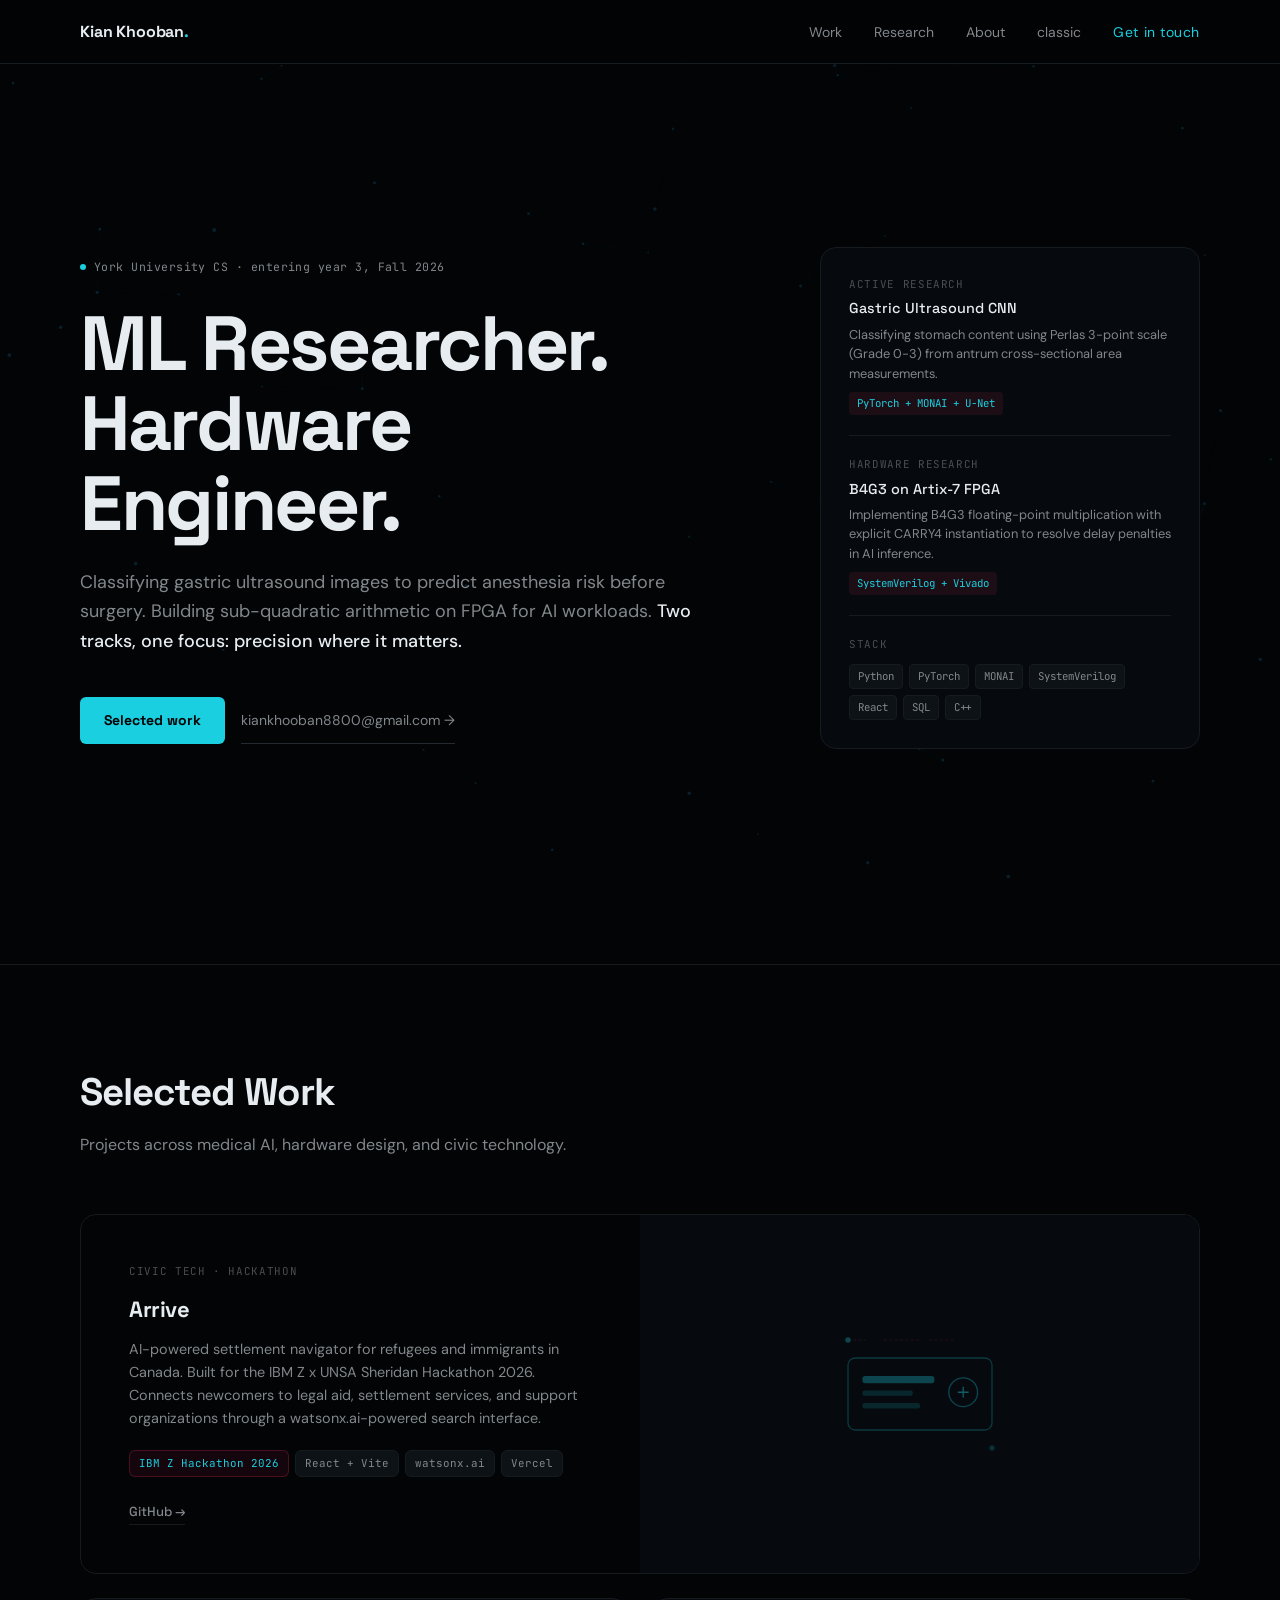
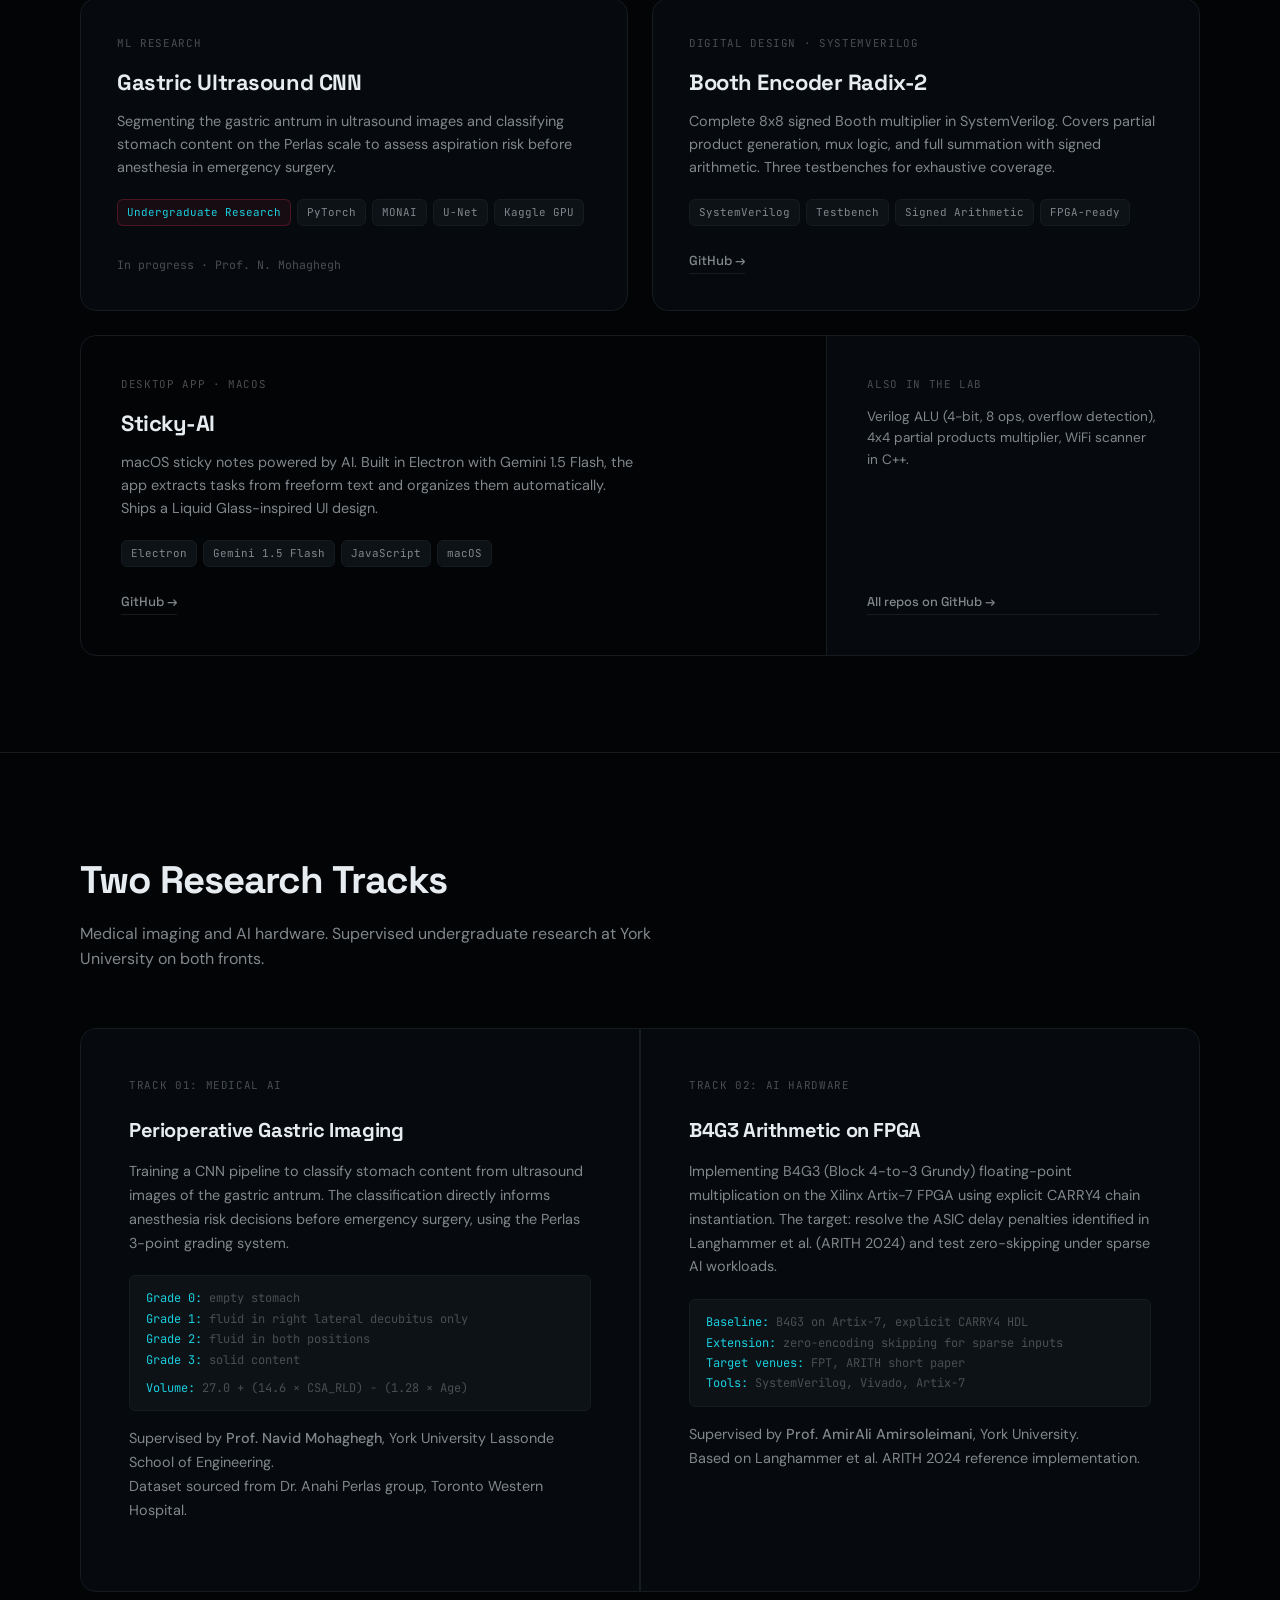
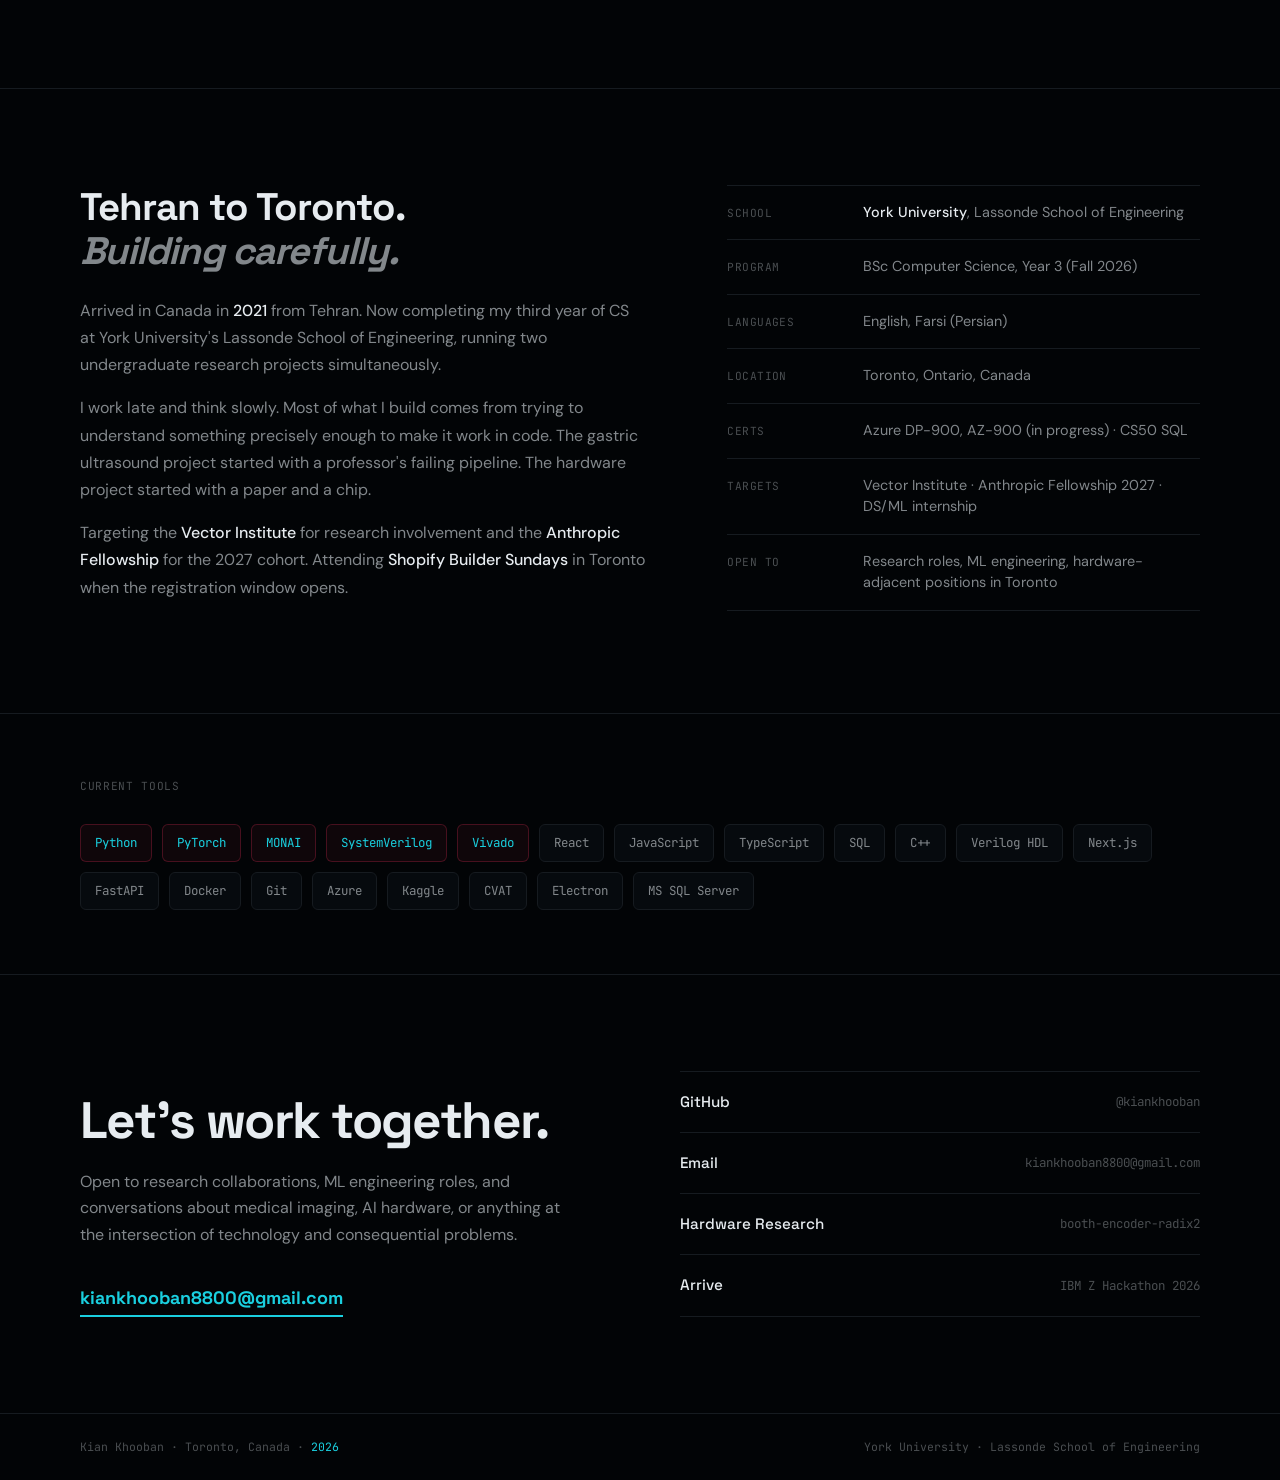
<file: index.html>
<!DOCTYPE html>
<html lang="en">
<head>
  <meta charset="UTF-8">
  <meta name="viewport" content="width=device-width, initial-scale=1.0">
  <title>Kian Khooban</title>
  <meta name="description" content="ML researcher and hardware engineer at York University. Classifying gastric ultrasound images to predict anesthesia risk. Building sub-quadratic arithmetic on FPGA.">
  <meta property="og:title" content="Kian Khooban">
  <meta property="og:description" content="ML researcher and hardware engineer at York University.">
  <meta property="og:type" content="website">

  <link rel="preconnect" href="https://fonts.googleapis.com">
  <link rel="preconnect" href="https://fonts.gstatic.com" crossorigin>
  <link href="https://fonts.googleapis.com/css2?family=Space+Grotesk:wght@400;500;700&family=DM+Sans:ital,opsz,wght@0,9..40,400;0,9..40,500;1,9..40,400&family=JetBrains+Mono:wght@400;500&display=swap" rel="stylesheet">

  <style>
    /* ─── TOKENS ─────────────────────────────────────────── */
    :root {
      --bg:           oklch(0.10 0.012 248);
      --bg-surface:   oklch(0.14 0.012 248);
      --bg-elevated:  oklch(0.18 0.012 248);
      --accent:       oklch(0.78 0.13 205);
      --accent-dim:   oklch(0.78 0.06 205);
      --text:         oklch(0.94 0.008 248);
      --text-2:       oklch(0.62 0.008 248);
      --text-3:       oklch(0.42 0.008 248);
      --border:       oklch(0.22 0.012 248);
      --border-2:     oklch(0.28 0.012 248);

      --font-display: 'Space Grotesk', sans-serif;
      --font-body:    'DM Sans', sans-serif;
      --font-mono:    'JetBrains Mono', monospace;

      --radius-sm: 6px;
      --radius:    10px;
      --radius-lg: 16px;

      --ease-out: cubic-bezier(0.23, 1, 0.32, 1);
      --ease-in-out: cubic-bezier(0.77, 0, 0.175, 1);
    }

    /* ─── RESET ──────────────────────────────────────────── */
    *, *::before, *::after { box-sizing: border-box; margin: 0; padding: 0; }
    html { scroll-behavior: smooth; }
    body {
      background: var(--bg);
      color: var(--text);
      font-family: var(--font-body);
      font-size: 16px;
      line-height: 1.6;
      -webkit-font-smoothing: antialiased;
      overflow-x: hidden;
    }
    a { color: inherit; text-decoration: none; }
    img { display: block; max-width: 100%; }

    /* ─── LAYOUT ─────────────────────────────────────────── */
    .container {
      max-width: 1200px;
      margin: 0 auto;
      padding: 0 40px;
    }
    @media (max-width: 768px) {
      .container { padding: 0 20px; }
    }

    /* ─── NAV ────────────────────────────────────────────── */
    nav {
      position: fixed;
      top: 0;
      left: 0;
      right: 0;
      z-index: 100;
      height: 64px;
      display: flex;
      align-items: center;
      background: oklch(0.10 0.012 248 / 0.85);
      backdrop-filter: blur(12px);
      -webkit-backdrop-filter: blur(12px);
      border-bottom: 1px solid var(--border);
    }
    nav .container {
      display: flex;
      align-items: center;
      justify-content: space-between;
      width: 100%;
    }
    .nav-name {
      font-family: var(--font-display);
      font-weight: 700;
      font-size: 1rem;
      letter-spacing: -0.01em;
      color: var(--text);
    }
    .nav-name span {
      color: var(--accent);
    }
    .nav-links {
      display: flex;
      align-items: center;
      gap: 32px;
      list-style: none;
    }
    .nav-links a {
      font-size: 0.875rem;
      color: var(--text-2);
      transition: color 160ms var(--ease-out);
      font-family: var(--font-body);
    }
    .nav-links a:hover { color: var(--text); }
    .nav-cta {
      font-family: var(--font-mono);
      font-size: 0.75rem;
      color: var(--accent) !important;
      letter-spacing: 0.04em;
    }
    @media (max-width: 640px) {
      .nav-links { gap: 20px; }
      .nav-links li:nth-child(2),
      .nav-links li:nth-child(3) { display: none; }
    }

    /* ─── WIN95 NAV BUTTON ──────────────────────────────────── */
    .nav-win95-btn {
      position: relative;
      display: inline-flex;
      align-items: center;
      padding: 2px 0;
      color: var(--text-2);
      font-family: var(--font-body);
      font-size: 0.875rem;
      cursor: pointer;
      white-space: nowrap;
      transition: color 100ms ease-out, font-family 0ms;
      isolation: isolate;
    }
    /* Win95 chrome appears as pseudo-element so layout never shifts */
    .nav-win95-btn::before {
      content: '';
      position: absolute;
      inset: -3px -9px;
      background: #C0C0C0;
      border-top: 2px solid #FFFFFF;
      border-left: 2px solid #FFFFFF;
      border-bottom: 2px solid #000000;
      border-right: 2px solid #000000;
      box-shadow: inset -1px -1px 0 #808080, inset 1px 1px 0 #DFDFDF;
      opacity: 0;
      transition: opacity 120ms ease-out;
      z-index: -1;
    }
    .nav-win95-btn:hover::before { opacity: 1; }
    .nav-win95-btn:hover {
      color: #000000 !important;
      font-family: 'Tahoma', 'MS Sans Serif', system-ui, sans-serif;
    }
    .nav-win95-btn:active::before {
      border-top: 2px solid #000000;
      border-left: 2px solid #000000;
      border-bottom: 2px solid #FFFFFF;
      border-right: 2px solid #FFFFFF;
      box-shadow: inset 1px 1px 0 #808080, inset -1px -1px 0 #DFDFDF;
    }
    /* ⊞ icon slides in from zero width */
    .win95-icon-wrap {
      display: inline-block;
      width: 0;
      overflow: hidden;
      white-space: nowrap;
      transition: width 160ms ease-out;
      font-size: 0.7rem;
      line-height: 1;
    }
    .nav-win95-btn:hover .win95-icon-wrap { width: 1.3em; }
    /* .exe slides in after a brief delay */
    .win95-ext {
      display: inline-block;
      max-width: 0;
      overflow: hidden;
      white-space: nowrap;
      transition: max-width 200ms ease-out 60ms;
    }
    .nav-win95-btn:hover .win95-ext { max-width: 3em; }
    /* Win95 popup window */
    .win95-popup {
      position: absolute;
      top: calc(100% + 10px);
      right: -9px;
      min-width: 196px;
      background: #C0C0C0;
      border-top: 2px solid #FFFFFF;
      border-left: 2px solid #FFFFFF;
      border-bottom: 2px solid #000000;
      border-right: 2px solid #000000;
      box-shadow: 2px 2px 0 #000000;
      font-family: 'Tahoma', 'MS Sans Serif', system-ui, sans-serif;
      color: #000;
      opacity: 0;
      pointer-events: none;
      transform: translateY(-6px);
      transition: opacity 80ms ease-out, transform 80ms ease-out;
      z-index: 200;
    }
    .nav-win95-btn:hover .win95-popup {
      opacity: 1;
      transform: translateY(0);
    }
    .win95-title-bar {
      background: linear-gradient(90deg, #000080 0%, #1084d0 100%);
      color: #fff;
      font-size: 0.65rem;
      font-weight: bold;
      padding: 2px 2px 2px 4px;
      display: flex;
      align-items: center;
      gap: 4px;
      user-select: none;
    }
    .win95-title-bar span:first-child { flex: 1; font-size: 0.62rem; }
    .win95-close-btn {
      background: #C0C0C0;
      border-top: 1px solid #FFFFFF;
      border-left: 1px solid #FFFFFF;
      border-bottom: 1px solid #000;
      border-right: 1px solid #000;
      box-shadow: inset -1px -1px 0 #808080;
      color: #000;
      font-size: 0.55rem;
      width: 16px;
      height: 14px;
      display: flex;
      align-items: center;
      justify-content: center;
      font-weight: bold;
      flex-shrink: 0;
      font-family: 'Tahoma', system-ui, sans-serif;
    }
    .win95-popup-body {
      padding: 8px 10px 10px;
      display: flex;
      flex-direction: column;
      gap: 5px;
    }
    .win95-popup-body p {
      font-size: 0.68rem;
      color: #000;
      line-height: 1.45;
    }
    .win95-popup-url {
      font-size: 0.65rem;
      color: #000080;
      text-decoration: underline;
      font-family: 'Tahoma', 'MS Sans Serif', system-ui, sans-serif;
    }
    .win95-progress {
      height: 12px;
      background: #fff;
      border-top: 1px solid #808080;
      border-left: 1px solid #808080;
      border-bottom: 1px solid #DFDFDF;
      border-right: 1px solid #DFDFDF;
      overflow: hidden;
      margin-top: 3px;
    }
    .win95-progress-bar {
      height: 100%;
      width: 0%;
      background: #000080;
      animation: win95load 1.4s ease-in-out infinite;
      animation-play-state: paused;
    }
    .nav-win95-btn:hover .win95-progress-bar { animation-play-state: running; }
    @keyframes win95load {
      0%   { width: 0%;   margin-left: 0%; }
      40%  { width: 55%;  margin-left: 0%; }
      60%  { width: 55%;  margin-left: 45%; }
      100% { width: 0%;   margin-left: 100%; }
    }

    /* ─── HERO ───────────────────────────────────────────── */
    #hero {
      min-height: 100dvh;
      display: flex;
      align-items: center;
      padding-top: 64px;
    }
    .hero-inner {
      display: grid;
      grid-template-columns: 1fr 380px;
      gap: 80px;
      align-items: center;
      width: 100%;
    }
    .hero-left {}
    .hero-status {
      display: inline-flex;
      align-items: center;
      gap: 8px;
      font-family: var(--font-mono);
      font-size: 0.72rem;
      color: var(--text-2);
      letter-spacing: 0.04em;
      margin-bottom: 28px;
    }
    .hero-status-dot {
      width: 6px;
      height: 6px;
      border-radius: 50%;
      background: var(--accent);
      animation: pulse 2.4s ease-in-out infinite;
    }
    @keyframes pulse {
      0%, 100% { opacity: 1; }
      50%       { opacity: 0.35; }
    }
    h1 {
      font-family: var(--font-display);
      font-size: clamp(3rem, 6vw, 5.5rem);
      font-weight: 700;
      line-height: 1.04;
      letter-spacing: -0.03em;
      color: var(--text);
      text-wrap: balance;
      margin-bottom: 24px;
    }
    .hero-descriptor {
      font-size: 1.125rem;
      color: var(--text-2);
      line-height: 1.65;
      max-width: 52ch;
      margin-bottom: 40px;
    }
    .hero-descriptor strong {
      color: var(--text);
      font-weight: 500;
    }
    .hero-actions {
      display: flex;
      align-items: center;
      gap: 16px;
      flex-wrap: wrap;
    }
    .btn-primary {
      display: inline-flex;
      align-items: center;
      gap: 8px;
      background: var(--accent);
      color: oklch(0.10 0.012 248);
      font-family: var(--font-display);
      font-weight: 700;
      font-size: 0.875rem;
      padding: 12px 24px;
      border-radius: var(--radius-sm);
      transition: transform 160ms var(--ease-out), opacity 160ms var(--ease-out);
      white-space: nowrap;
    }
    .btn-primary:active { transform: scale(0.97); }
    .btn-primary:hover { opacity: 0.88; }
    .btn-ghost {
      display: inline-flex;
      align-items: center;
      gap: 8px;
      color: var(--text-2);
      font-family: var(--font-body);
      font-size: 0.875rem;
      padding: 12px 0;
      border-bottom: 1px solid var(--border-2);
      transition: color 160ms var(--ease-out), border-color 160ms var(--ease-out);
      white-space: nowrap;
    }
    .btn-ghost:hover { color: var(--text); border-color: var(--text-2); }

    /* Hero right: live context panel */
    .hero-panel {
      border: 1px solid var(--border);
      border-radius: var(--radius-lg);
      background: var(--bg-surface);
      padding: 28px;
      display: flex;
      flex-direction: column;
      gap: 20px;
    }
    .panel-label {
      font-family: var(--font-mono);
      font-size: 0.68rem;
      color: var(--text-3);
      letter-spacing: 0.06em;
      text-transform: uppercase;
      margin-bottom: 4px;
    }
    .panel-entry {
      padding-bottom: 20px;
      border-bottom: 1px solid var(--border);
    }
    .panel-entry:last-child {
      padding-bottom: 0;
      border-bottom: none;
    }
    .panel-title {
      font-family: var(--font-display);
      font-weight: 500;
      font-size: 0.9rem;
      color: var(--text);
      margin-bottom: 4px;
    }
    .panel-body {
      font-size: 0.8rem;
      color: var(--text-2);
      line-height: 1.55;
    }
    .panel-tag {
      display: inline-block;
      margin-top: 8px;
      font-family: var(--font-mono);
      font-size: 0.67rem;
      color: var(--accent);
      background: oklch(0.62 0.22 15 / 0.10);
      padding: 3px 8px;
      border-radius: 4px;
    }
    .panel-stack {
      display: flex;
      flex-wrap: wrap;
      gap: 6px;
      margin-top: 10px;
    }
    .stack-chip {
      font-family: var(--font-mono);
      font-size: 0.67rem;
      color: var(--text-2);
      background: var(--bg-elevated);
      padding: 3px 8px;
      border-radius: 4px;
      border: 1px solid var(--border);
    }

    @media (max-width: 900px) {
      .hero-inner {
        grid-template-columns: 1fr;
        gap: 48px;
      }
      .hero-panel { display: none; }
    }

    /* ─── SECTION SHARED ─────────────────────────────────── */
    section { padding: 96px 0; }
    .section-header {
      margin-bottom: 56px;
    }
    .section-header h2 {
      font-family: var(--font-display);
      font-size: clamp(1.75rem, 3vw, 2.5rem);
      font-weight: 700;
      letter-spacing: -0.025em;
      color: var(--text);
      text-wrap: balance;
    }
    .section-header .sub {
      font-size: 1rem;
      color: var(--text-2);
      margin-top: 10px;
      max-width: 55ch;
    }

    /* ─── WORK ───────────────────────────────────────────── */
    #work {
      border-top: 1px solid var(--border);
    }

    /* Project: Arrive - featured, full row */
    .project-featured {
      display: grid;
      grid-template-columns: 1fr 1fr;
      gap: 0;
      border: 1px solid var(--border);
      border-radius: var(--radius-lg);
      overflow: hidden;
      margin-bottom: 24px;
      transition: border-color 200ms var(--ease-out);
    }
    .project-featured:hover { border-color: var(--border-2); }
    .project-featured-content {
      padding: 48px;
      display: flex;
      flex-direction: column;
      justify-content: space-between;
    }
    .project-featured-visual {
      background: var(--bg-surface);
      min-height: 340px;
      position: relative;
      overflow: hidden;
      display: flex;
      align-items: center;
      justify-content: center;
    }
    .project-featured-visual img {
      width: 100%;
      height: 100%;
      object-fit: cover;
      opacity: 0.7;
      transition: opacity 400ms var(--ease-out), transform 600ms var(--ease-out);
    }
    .project-featured:hover .project-featured-visual img {
      opacity: 0.85;
      transform: scale(1.03);
    }
    .project-visual-placeholder {
      width: 100%;
      height: 100%;
      background: var(--bg-surface);
      display: flex;
      align-items: center;
      justify-content: center;
    }
    .arrive-graphic {
      width: 180px;
      opacity: 0.6;
    }

    /* Two-column pair */
    .project-pair {
      display: grid;
      grid-template-columns: 1fr 1fr;
      gap: 24px;
      margin-bottom: 24px;
    }
    .project-card {
      border: 1px solid var(--border);
      border-radius: var(--radius-lg);
      background: var(--bg-surface);
      padding: 36px;
      display: flex;
      flex-direction: column;
      justify-content: space-between;
      transition: border-color 200ms var(--ease-out), background 200ms var(--ease-out);
      min-height: 280px;
    }
    .project-card:hover {
      border-color: var(--border-2);
      background: var(--bg-elevated);
    }

    /* Full-width horizontal project */
    .project-wide {
      display: grid;
      grid-template-columns: 2fr 1fr;
      gap: 0;
      border: 1px solid var(--border);
      border-radius: var(--radius-lg);
      overflow: hidden;
      transition: border-color 200ms var(--ease-out);
    }
    .project-wide:hover { border-color: var(--border-2); }
    .project-wide-content {
      padding: 40px;
    }
    .project-wide-meta {
      background: var(--bg-surface);
      padding: 40px;
      border-left: 1px solid var(--border);
      display: flex;
      flex-direction: column;
      justify-content: space-between;
    }

    /* Shared project elements */
    .project-type {
      font-family: var(--font-mono);
      font-size: 0.68rem;
      color: var(--text-3);
      letter-spacing: 0.06em;
      text-transform: uppercase;
      margin-bottom: 12px;
    }
    .project-name {
      font-family: var(--font-display);
      font-weight: 700;
      font-size: 1.375rem;
      letter-spacing: -0.02em;
      color: var(--text);
      margin-bottom: 10px;
    }
    .project-desc {
      font-size: 0.9rem;
      color: var(--text-2);
      line-height: 1.6;
      max-width: 52ch;
      margin-bottom: 20px;
    }
    .project-tags {
      display: flex;
      flex-wrap: wrap;
      gap: 6px;
      margin-bottom: 24px;
    }
    .tag {
      font-family: var(--font-mono);
      font-size: 0.68rem;
      color: var(--text-2);
      background: var(--bg-elevated);
      border: 1px solid var(--border);
      padding: 4px 9px;
      border-radius: var(--radius-sm);
    }
    .tag-accent {
      color: var(--accent);
      background: oklch(0.62 0.22 15 / 0.08);
      border-color: oklch(0.62 0.22 15 / 0.25);
    }
    .project-link {
      display: inline-flex;
      align-items: center;
      gap: 6px;
      font-family: var(--font-display);
      font-weight: 500;
      font-size: 0.82rem;
      color: var(--text-2);
      border-bottom: 1px solid var(--border);
      padding-bottom: 2px;
      transition: color 160ms, border-color 160ms;
    }
    .project-link:hover { color: var(--accent); border-color: var(--accent); }
    .project-links { display: flex; gap: 20px; flex-wrap: wrap; align-items: center; }

    @media (max-width: 768px) {
      .project-featured { grid-template-columns: 1fr; }
      .project-featured-visual { display: none; }
      .project-pair { grid-template-columns: 1fr; }
      .project-wide { grid-template-columns: 1fr; }
      .project-wide-meta { display: none; }
    }

    /* ─── RESEARCH ───────────────────────────────────────── */
    #research {
      border-top: 1px solid var(--border);
    }
    .research-grid {
      display: grid;
      grid-template-columns: 1fr 1fr;
      gap: 2px;
      border: 1px solid var(--border);
      border-radius: var(--radius-lg);
      overflow: hidden;
      background: var(--border);
    }
    .research-track {
      background: var(--bg-surface);
      padding: 48px;
    }
    .research-track-label {
      font-family: var(--font-mono);
      font-size: 0.68rem;
      color: var(--text-3);
      letter-spacing: 0.06em;
      text-transform: uppercase;
      margin-bottom: 20px;
    }
    .research-track h3 {
      font-family: var(--font-display);
      font-size: 1.25rem;
      font-weight: 700;
      letter-spacing: -0.02em;
      color: var(--text);
      margin-bottom: 14px;
    }
    .research-track p {
      font-size: 0.9rem;
      color: var(--text-2);
      line-height: 1.65;
      margin-bottom: 20px;
      max-width: 48ch;
    }
    .research-detail {
      font-family: var(--font-mono);
      font-size: 0.75rem;
      color: var(--text-3);
      background: var(--bg-elevated);
      border: 1px solid var(--border);
      border-radius: var(--radius-sm);
      padding: 12px 16px;
      margin-bottom: 16px;
      line-height: 1.7;
    }
    .research-detail .key {
      color: var(--accent);
    }
    .research-supervisor {
      font-size: 0.82rem;
      color: var(--text-3);
    }
    .research-supervisor strong {
      color: var(--text-2);
      font-weight: 500;
    }
    @media (max-width: 768px) {
      .research-grid { grid-template-columns: 1fr; }
      .research-track { padding: 32px 24px; }
    }

    /* ─── ABOUT ──────────────────────────────────────────── */
    #about {
      border-top: 1px solid var(--border);
    }
    .about-grid {
      display: grid;
      grid-template-columns: 1.2fr 1fr;
      gap: 80px;
      align-items: start;
    }
    .about-left h2 {
      font-family: var(--font-display);
      font-size: clamp(1.75rem, 3vw, 2.5rem);
      font-weight: 700;
      letter-spacing: -0.025em;
      line-height: 1.15;
      margin-bottom: 24px;
      text-wrap: balance;
    }
    .about-left h2 em {
      font-style: italic;
      color: var(--text-2);
    }
    .about-left p {
      font-size: 1rem;
      color: var(--text-2);
      line-height: 1.7;
      max-width: 52ch;
      margin-bottom: 16px;
    }
    .about-left p strong {
      color: var(--text);
      font-weight: 500;
    }
    .about-right {}
    .fact-list {
      display: flex;
      flex-direction: column;
      gap: 0;
    }
    .fact-row {
      display: grid;
      grid-template-columns: 120px 1fr;
      gap: 16px;
      padding: 16px 0;
      border-bottom: 1px solid var(--border);
      align-items: baseline;
    }
    .fact-row:first-child { border-top: 1px solid var(--border); }
    .fact-key {
      font-family: var(--font-mono);
      font-size: 0.7rem;
      color: var(--text-3);
      letter-spacing: 0.04em;
      text-transform: uppercase;
    }
    .fact-val {
      font-size: 0.9rem;
      color: var(--text-2);
      line-height: 1.5;
    }
    .fact-val strong { color: var(--text); font-weight: 500; }

    @media (max-width: 768px) {
      .about-grid { grid-template-columns: 1fr; gap: 48px; }
    }

    /* ─── STACK ──────────────────────────────────────────── */
    #stack {
      border-top: 1px solid var(--border);
      padding: 64px 0;
    }
    .stack-header {
      font-family: var(--font-mono);
      font-size: 0.7rem;
      color: var(--text-3);
      letter-spacing: 0.06em;
      text-transform: uppercase;
      margin-bottom: 28px;
    }
    .stack-scroll {
      display: flex;
      flex-wrap: wrap;
      gap: 10px;
    }
    .stack-item {
      font-family: var(--font-mono);
      font-size: 0.78rem;
      color: var(--text-2);
      background: var(--bg-surface);
      border: 1px solid var(--border);
      padding: 8px 14px;
      border-radius: var(--radius-sm);
      transition: color 160ms, border-color 160ms;
      cursor: default;
    }
    .stack-item:hover { color: var(--text); border-color: var(--border-2); }
    .stack-item.primary { color: var(--accent); border-color: oklch(0.62 0.22 15 / 0.25); background: oklch(0.62 0.22 15 / 0.06); }

    /* ─── CONTACT ────────────────────────────────────────── */
    #contact {
      border-top: 1px solid var(--border);
      padding: 96px 0;
    }
    .contact-inner {
      display: grid;
      grid-template-columns: 1fr 1fr;
      gap: 80px;
      align-items: end;
    }
    .contact-left h2 {
      font-family: var(--font-display);
      font-size: clamp(2rem, 4vw, 3.5rem);
      font-weight: 700;
      letter-spacing: -0.03em;
      line-height: 1.1;
      color: var(--text);
      margin-bottom: 20px;
      text-wrap: balance;
    }
    .contact-left p {
      font-size: 1rem;
      color: var(--text-2);
      max-width: 44ch;
      line-height: 1.65;
      margin-bottom: 36px;
    }
    .contact-email {
      font-family: var(--font-display);
      font-size: 1.125rem;
      font-weight: 700;
      color: var(--accent);
      border-bottom: 2px solid var(--accent);
      padding-bottom: 2px;
      display: inline-block;
      transition: opacity 160ms;
    }
    .contact-email:hover { opacity: 0.75; }
    .contact-right {}
    .social-list {
      list-style: none;
      display: flex;
      flex-direction: column;
      gap: 0;
    }
    .social-item {
      display: flex;
      align-items: center;
      justify-content: space-between;
      padding: 18px 0;
      border-bottom: 1px solid var(--border);
    }
    .social-item:first-child { border-top: 1px solid var(--border); }
    .social-name {
      font-family: var(--font-display);
      font-weight: 500;
      font-size: 0.95rem;
      color: var(--text);
    }
    .social-handle {
      font-family: var(--font-mono);
      font-size: 0.78rem;
      color: var(--text-3);
      transition: color 160ms;
    }
    .social-item:hover .social-handle { color: var(--accent); }
    .social-item a {
      display: flex;
      align-items: center;
      justify-content: space-between;
      width: 100%;
      transition: transform 200ms var(--ease-out);
    }
    .social-item:hover a { transform: translateX(4px); }

    /* ─── FOOTER ─────────────────────────────────────────── */
    footer {
      border-top: 1px solid var(--border);
      padding: 24px 0;
    }
    .footer-inner {
      display: flex;
      align-items: center;
      justify-content: space-between;
    }
    .footer-left {
      font-family: var(--font-mono);
      font-size: 0.72rem;
      color: var(--text-3);
    }
    .footer-left span { color: var(--accent); }
    .footer-right {
      font-family: var(--font-mono);
      font-size: 0.72rem;
      color: var(--text-3);
    }

    @media (max-width: 768px) {
      .contact-inner { grid-template-columns: 1fr; gap: 48px; }
      .footer-inner { flex-direction: column; gap: 8px; text-align: center; }
    }

    /* ─── CANVAS BACKGROUND ─────────────────────────────── */
    #bg-canvas {
      position: fixed;
      top: 0;
      left: 0;
      width: 100%;
      height: 100%;
      z-index: 0;
      pointer-events: none;
    }
    nav, section, footer { position: relative; z-index: 1; }

    /* ─── SCROLL REVEAL ──────────────────────────────────── */
    .reveal {
      opacity: 0;
      transform: translateY(28px);
      transition: opacity 600ms var(--ease-out), transform 600ms var(--ease-out);
    }
    .reveal.in { opacity: 1; transform: translateY(0); }
    .reveal-delay-1 { transition-delay: 80ms; }
    .reveal-delay-2 { transition-delay: 160ms; }
    .reveal-delay-3 { transition-delay: 240ms; }

    @media (prefers-reduced-motion: reduce) {
      .reveal {
        opacity: 1;
        transform: none;
        transition: none;
      }
      @keyframes pulse { from, to { opacity: 1; } }
    }

    /* ─── SELECTION ──────────────────────────────────────── */
    ::selection {
      background: oklch(0.62 0.22 15 / 0.25);
      color: var(--text);
    }
  </style>
</head>
<body>

  <!-- NEURAL NETWORK CANVAS -->
  <canvas id="bg-canvas" aria-hidden="true"></canvas>

  <!-- NAV -->
  <nav>
    <div class="container">
      <div class="nav-name">Kian Khooban<span>.</span></div>
      <ul class="nav-links">
        <li><a href="#work">Work</a></li>
        <li><a href="#research">Research</a></li>
        <li><a href="#about">About</a></li>
        <li>
          <a href="https://kiankhooban.com/classic" target="_blank" rel="noopener" class="nav-win95-btn">
            <span class="win95-icon-wrap"><span>⊞&nbsp;</span></span><span>classic</span><span class="win95-ext">.exe</span>
            <div class="win95-popup">
              <div class="win95-title-bar">
                <span>Classic Portfolio</span>
                <span class="win95-close-btn">✕</span>
              </div>
              <div class="win95-popup-body">
                <p>You found the original version.</p>
                <span class="win95-popup-url">kiankhooban.com →</span>
                <div class="win95-progress">
                  <div class="win95-progress-bar"></div>
                </div>
              </div>
            </div>
          </a>
        </li>
        <li><a href="mailto:kiankhooban8800@gmail.com" class="nav-cta">Get in touch</a></li>
      </ul>
    </div>
  </nav>

  <!-- HERO -->
  <section id="hero">
    <div class="container">
      <div class="hero-inner">
        <div class="hero-left">
          <div class="hero-status">
            <div class="hero-status-dot"></div>
            York University CS &middot; entering year 3, Fall 2026
          </div>
          <h1>ML Researcher.<br>Hardware Engineer.</h1>
          <p class="hero-descriptor">
            Classifying gastric ultrasound images to predict anesthesia risk before surgery.
            Building sub-quadratic arithmetic on FPGA for AI workloads.
            <strong>Two tracks, one focus: precision where it matters.</strong>
          </p>
          <div class="hero-actions">
            <a href="#work" class="btn-primary">Selected work</a>
            <a href="mailto:kiankhooban8800@gmail.com" class="btn-ghost">kiankhooban8800@gmail.com &rarr;</a>
          </div>
        </div>
        <div class="hero-panel">
          <div class="panel-entry">
            <div class="panel-label">Active research</div>
            <div class="panel-title">Gastric Ultrasound CNN</div>
            <div class="panel-body">Classifying stomach content using Perlas 3-point scale (Grade 0-3) from antrum cross-sectional area measurements.</div>
            <div class="panel-tag">PyTorch + MONAI + U-Net</div>
          </div>
          <div class="panel-entry">
            <div class="panel-label">Hardware research</div>
            <div class="panel-title">B4G3 on Artix-7 FPGA</div>
            <div class="panel-body">Implementing B4G3 floating-point multiplication with explicit CARRY4 instantiation to resolve delay penalties in AI inference.</div>
            <div class="panel-tag">SystemVerilog + Vivado</div>
          </div>
          <div class="panel-entry">
            <div class="panel-label">Stack</div>
            <div class="panel-stack">
              <span class="stack-chip">Python</span>
              <span class="stack-chip">PyTorch</span>
              <span class="stack-chip">MONAI</span>
              <span class="stack-chip">SystemVerilog</span>
              <span class="stack-chip">React</span>
              <span class="stack-chip">SQL</span>
              <span class="stack-chip">C++</span>
            </div>
          </div>
        </div>
      </div>
    </div>
  </section>

  <!-- WORK -->
  <section id="work">
    <div class="container">
      <div class="section-header reveal">
        <h2>Selected Work</h2>
        <p class="sub">Projects across medical AI, hardware design, and civic technology.</p>
      </div>

      <!-- Featured: Arrive -->
      <div class="project-featured reveal">
        <div class="project-featured-content">
          <div>
            <div class="project-type">Civic Tech &middot; Hackathon</div>
            <div class="project-name">Arrive</div>
            <p class="project-desc">
              AI-powered settlement navigator for refugees and immigrants in Canada. Built for the IBM Z x UNSA Sheridan Hackathon 2026. Connects newcomers to legal aid, settlement services, and support organizations through a watsonx.ai-powered search interface.
            </p>
            <div class="project-tags">
              <span class="tag tag-accent">IBM Z Hackathon 2026</span>
              <span class="tag">React + Vite</span>
              <span class="tag">watsonx.ai</span>
              <span class="tag">Vercel</span>
            </div>
          </div>
          <div class="project-links">
            <a href="https://github.com/kiankhooban/Arrive" target="_blank" rel="noopener" class="project-link">
              GitHub &rarr;
            </a>
          </div>
        </div>
        <div class="project-featured-visual">
          <svg class="arrive-graphic" viewBox="0 0 200 160" fill="none" xmlns="http://www.w3.org/2000/svg">
            <rect x="20" y="40" width="160" height="80" rx="8" stroke="oklch(0.78 0.13 205)" stroke-width="1.5" fill="none" opacity="0.4"/>
            <rect x="36" y="60" width="80" height="8" rx="3" fill="oklch(0.78 0.13 205)" opacity="0.5"/>
            <rect x="36" y="76" width="56" height="6" rx="2.5" fill="oklch(0.78 0.13 205)" opacity="0.25"/>
            <rect x="36" y="90" width="64" height="6" rx="2.5" fill="oklch(0.78 0.13 205)" opacity="0.25"/>
            <circle cx="148" cy="78" r="16" stroke="oklch(0.78 0.13 205)" stroke-width="1.5" fill="none" opacity="0.5"/>
            <path d="M142 78 L154 78 M148 72 L148 84" stroke="oklch(0.78 0.13 205)" stroke-width="1.5" opacity="0.7"/>
            <path d="M20 20 L40 20 M60 20 L100 20 M110 20 L140 20" stroke="oklch(0.62 0.22 15 / 0.3)" stroke-width="1" stroke-dasharray="3 3"/>
            <circle cx="20" cy="20" r="3" fill="oklch(0.78 0.13 205)" opacity="0.5"/>
            <circle cx="180" cy="140" r="3" fill="oklch(0.78 0.13 205)" opacity="0.3"/>
          </svg>
        </div>
      </div>

      <!-- Pair: Gastric Ultrasound + Booth Encoder -->
      <div class="project-pair">
        <div class="project-card reveal reveal-delay-1">
          <div>
            <div class="project-type">ML Research</div>
            <div class="project-name">Gastric Ultrasound CNN</div>
            <p class="project-desc">
              Segmenting the gastric antrum in ultrasound images and classifying stomach content on the Perlas scale to assess aspiration risk before anesthesia in emergency surgery.
            </p>
            <div class="project-tags">
              <span class="tag tag-accent">Undergraduate Research</span>
              <span class="tag">PyTorch</span>
              <span class="tag">MONAI</span>
              <span class="tag">U-Net</span>
              <span class="tag">Kaggle GPU</span>
            </div>
          </div>
          <div class="project-links">
            <span style="font-family: var(--font-mono); font-size: 0.72rem; color: var(--text-3);">In progress &middot; Prof. N. Mohaghegh</span>
          </div>
        </div>
        <div class="project-card reveal reveal-delay-2">
          <div>
            <div class="project-type">Digital Design &middot; SystemVerilog</div>
            <div class="project-name">Booth Encoder Radix-2</div>
            <p class="project-desc">
              Complete 8x8 signed Booth multiplier in SystemVerilog. Covers partial product generation, mux logic, and full summation with signed arithmetic. Three testbenches for exhaustive coverage.
            </p>
            <div class="project-tags">
              <span class="tag">SystemVerilog</span>
              <span class="tag">Testbench</span>
              <span class="tag">Signed Arithmetic</span>
              <span class="tag">FPGA-ready</span>
            </div>
          </div>
          <div class="project-links">
            <a href="https://github.com/kiankhooban/booth-encoder-radix2" target="_blank" rel="noopener" class="project-link">GitHub &rarr;</a>
          </div>
        </div>
      </div>

      <!-- Wide: Sticky-AI -->
      <div class="project-wide reveal">
        <div class="project-wide-content">
          <div class="project-type">Desktop App &middot; macOS</div>
          <div class="project-name">Sticky-AI</div>
          <p class="project-desc">
            macOS sticky notes powered by AI. Built in Electron with Gemini 1.5 Flash, the app extracts tasks from freeform text and organizes them automatically. Ships a Liquid Glass-inspired UI design.
          </p>
          <div class="project-tags">
            <span class="tag">Electron</span>
            <span class="tag">Gemini 1.5 Flash</span>
            <span class="tag">JavaScript</span>
            <span class="tag">macOS</span>
          </div>
          <div class="project-links">
            <a href="https://github.com/kiankhooban/Sticky-AI" target="_blank" rel="noopener" class="project-link">GitHub &rarr;</a>
          </div>
        </div>
        <div class="project-wide-meta">
          <div>
            <div class="panel-label" style="margin-bottom: 12px;">Also in the lab</div>
            <div style="font-size: 0.85rem; color: var(--text-2); line-height: 1.6; margin-bottom: 16px;">
              Verilog ALU (4-bit, 8 ops, overflow detection), 4x4 partial products multiplier, WiFi scanner in C++.
            </div>
          </div>
          <a href="https://github.com/kiankhooban" target="_blank" rel="noopener" class="project-link" style="font-size: 0.8rem;">All repos on GitHub &rarr;</a>
        </div>
      </div>
    </div>
  </section>

  <!-- RESEARCH -->
  <section id="research">
    <div class="container">
      <div class="section-header reveal">
        <h2>Two Research Tracks</h2>
        <p class="sub">Medical imaging and AI hardware. Supervised undergraduate research at York University on both fronts.</p>
      </div>
      <div class="research-grid reveal">
        <div class="research-track">
          <div class="research-track-label">Track 01: Medical AI</div>
          <h3>Perioperative Gastric Imaging</h3>
          <p>
            Training a CNN pipeline to classify stomach content from ultrasound images of the gastric antrum. The classification directly informs anesthesia risk decisions before emergency surgery, using the Perlas 3-point grading system.
          </p>
          <div class="research-detail">
            <div><span class="key">Grade 0:</span> empty stomach</div>
            <div><span class="key">Grade 1:</span> fluid in right lateral decubitus only</div>
            <div><span class="key">Grade 2:</span> fluid in both positions</div>
            <div><span class="key">Grade 3:</span> solid content</div>
            <div style="margin-top: 8px;"><span class="key">Volume:</span> 27.0 + (14.6 &times; CSA_RLD) &minus; (1.28 &times; Age)</div>
          </div>
          <p class="research-supervisor">
            Supervised by <strong>Prof. Navid Mohaghegh</strong>, York University Lassonde School of Engineering.<br>
            Dataset sourced from Dr. Anahi Perlas group, Toronto Western Hospital.
          </p>
        </div>
        <div class="research-track">
          <div class="research-track-label">Track 02: AI Hardware</div>
          <h3>B4G3 Arithmetic on FPGA</h3>
          <p>
            Implementing B4G3 (Block 4-to-3 Grundy) floating-point multiplication on the Xilinx Artix-7 FPGA using explicit CARRY4 chain instantiation. The target: resolve the ASIC delay penalties identified in Langhammer et al. (ARITH 2024) and test zero-skipping under sparse AI workloads.
          </p>
          <div class="research-detail">
            <div><span class="key">Baseline:</span> B4G3 on Artix-7, explicit CARRY4 HDL</div>
            <div><span class="key">Extension:</span> zero-encoding skipping for sparse inputs</div>
            <div><span class="key">Target venues:</span> FPT, ARITH short paper</div>
            <div><span class="key">Tools:</span> SystemVerilog, Vivado, Artix-7</div>
          </div>
          <p class="research-supervisor">
            Supervised by <strong>Prof. AmirAli Amirsoleimani</strong>, York University.<br>
            Based on Langhammer et al. ARITH 2024 reference implementation.
          </p>
        </div>
      </div>
    </div>
  </section>

  <!-- ABOUT -->
  <section id="about">
    <div class="container">
      <div class="about-grid">
        <div class="about-left reveal">
          <h2>Tehran to Toronto.<br><em>Building carefully.</em></h2>
          <p>
            Arrived in Canada in <strong>2021</strong> from Tehran. Now completing my third year of CS at York University's Lassonde School of Engineering, running two undergraduate research projects simultaneously.
          </p>
          <p>
            I work late and think slowly. Most of what I build comes from trying to understand something precisely enough to make it work in code. The gastric ultrasound project started with a professor's failing pipeline. The hardware project started with a paper and a chip.
          </p>
          <p>
            Targeting the <strong>Vector Institute</strong> for research involvement and the <strong>Anthropic Fellowship</strong> for the 2027 cohort. Attending <strong>Shopify Builder Sundays</strong> in Toronto when the registration window opens.
          </p>
        </div>
        <div class="about-right reveal reveal-delay-1">
          <div class="fact-list">
            <div class="fact-row">
              <span class="fact-key">School</span>
              <span class="fact-val"><strong>York University</strong>, Lassonde School of Engineering</span>
            </div>
            <div class="fact-row">
              <span class="fact-key">Program</span>
              <span class="fact-val">BSc Computer Science, Year 3 (Fall 2026)</span>
            </div>
            <div class="fact-row">
              <span class="fact-key">Languages</span>
              <span class="fact-val">English, Farsi (Persian)</span>
            </div>
            <div class="fact-row">
              <span class="fact-key">Location</span>
              <span class="fact-val">Toronto, Ontario, Canada</span>
            </div>
            <div class="fact-row">
              <span class="fact-key">Certs</span>
              <span class="fact-val">Azure DP-900, AZ-900 (in progress) &middot; CS50 SQL</span>
            </div>
            <div class="fact-row">
              <span class="fact-key">Targets</span>
              <span class="fact-val">Vector Institute &middot; Anthropic Fellowship 2027 &middot; DS/ML internship</span>
            </div>
            <div class="fact-row">
              <span class="fact-key">Open to</span>
              <span class="fact-val">Research roles, ML engineering, hardware-adjacent positions in Toronto</span>
            </div>
          </div>
        </div>
      </div>
    </div>
  </section>

  <!-- STACK -->
  <section id="stack">
    <div class="container">
      <div class="stack-header reveal">Current tools</div>
      <div class="stack-scroll reveal reveal-delay-1">
        <span class="stack-item primary">Python</span>
        <span class="stack-item primary">PyTorch</span>
        <span class="stack-item primary">MONAI</span>
        <span class="stack-item primary">SystemVerilog</span>
        <span class="stack-item primary">Vivado</span>
        <span class="stack-item">React</span>
        <span class="stack-item">JavaScript</span>
        <span class="stack-item">TypeScript</span>
        <span class="stack-item">SQL</span>
        <span class="stack-item">C++</span>
        <span class="stack-item">Verilog HDL</span>
        <span class="stack-item">Next.js</span>
        <span class="stack-item">FastAPI</span>
        <span class="stack-item">Docker</span>
        <span class="stack-item">Git</span>
        <span class="stack-item">Azure</span>
        <span class="stack-item">Kaggle</span>
        <span class="stack-item">CVAT</span>
        <span class="stack-item">Electron</span>
        <span class="stack-item">MS SQL Server</span>
      </div>
    </div>
  </section>

  <!-- CONTACT -->
  <section id="contact">
    <div class="container">
      <div class="contact-inner">
        <div class="contact-left reveal">
          <h2>Let's work together.</h2>
          <p>
            Open to research collaborations, ML engineering roles, and conversations about medical imaging, AI hardware, or anything at the intersection of technology and consequential problems.
          </p>
          <a href="mailto:kiankhooban8800@gmail.com" class="contact-email">kiankhooban8800@gmail.com</a>
        </div>
        <div class="contact-right reveal reveal-delay-1">
          <ul class="social-list">
            <li class="social-item">
              <a href="https://github.com/kiankhooban" target="_blank" rel="noopener">
                <span class="social-name">GitHub</span>
                <span class="social-handle">@kiankhooban</span>
              </a>
            </li>
            <li class="social-item">
              <a href="mailto:kiankhooban8800@gmail.com">
                <span class="social-name">Email</span>
                <span class="social-handle">kiankhooban8800@gmail.com</span>
              </a>
            </li>
            <li class="social-item">
              <a href="https://github.com/kiankhooban/booth-encoder-radix2" target="_blank" rel="noopener">
                <span class="social-name">Hardware Research</span>
                <span class="social-handle">booth-encoder-radix2</span>
              </a>
            </li>
            <li class="social-item">
              <a href="https://github.com/kiankhooban/Arrive" target="_blank" rel="noopener">
                <span class="social-name">Arrive</span>
                <span class="social-handle">IBM Z Hackathon 2026</span>
              </a>
            </li>
          </ul>
        </div>
      </div>
    </div>
  </section>

  <!-- FOOTER -->
  <footer>
    <div class="container">
      <div class="footer-inner">
        <div class="footer-left">
          Kian Khooban &middot; Toronto, Canada &middot; <span>2026</span>
        </div>
        <div class="footer-right">
          York University &middot; Lassonde School of Engineering
        </div>
      </div>
    </div>
  </footer>

  <script>
    // ── Neural network background ──────────────────────────
    (function () {
      const canvas = document.getElementById('bg-canvas');
      const ctx = canvas.getContext('2d');
      const prefersReduced = window.matchMedia('(prefers-reduced-motion: reduce)').matches;

      if (prefersReduced) return; // respect reduced motion

      // Crimson accent in RGB for canvas use
      const R = 56, G = 189, B = 248;

      let W, H;
      function resize() {
        W = canvas.width  = window.innerWidth;
        H = canvas.height = window.innerHeight;
      }
      resize();
      window.addEventListener('resize', () => { resize(); resetNodes(); }, { passive: true });

      const COUNT = Math.min(70, Math.floor((window.innerWidth * window.innerHeight) / 18000));
      const MAX_DIST  = 160;
      const MOUSE_RADIUS = 180;

      let nodes = [];
      const mouse = { x: -9999, y: -9999 };

      function resetNodes() {
        nodes = Array.from({ length: COUNT }, () => ({
          x:  Math.random() * W,
          y:  Math.random() * H,
          vx: (Math.random() - 0.5) * 0.28,
          vy: (Math.random() - 0.5) * 0.28,
          r:  Math.random() * 1.2 + 0.8,
        }));
      }
      resetNodes();

      window.addEventListener('mousemove', e => {
        mouse.x = e.clientX;
        mouse.y = e.clientY;
      }, { passive: true });

      let raf;
      function tick() {
        ctx.clearRect(0, 0, W, H);

        // Update positions
        for (const n of nodes) {
          n.x += n.vx;
          n.y += n.vy;
          if (n.x < 0 || n.x > W) n.vx *= -1;
          if (n.y < 0 || n.y > H) n.vy *= -1;
        }

        // Draw edges
        for (let i = 0; i < nodes.length; i++) {
          for (let j = i + 1; j < nodes.length; j++) {
            const a = nodes[i], b = nodes[j];
            const dx = a.x - b.x, dy = a.y - b.y;
            const dist = Math.sqrt(dx * dx + dy * dy);
            if (dist > MAX_DIST) continue;

            const midX = (a.x + b.x) / 2;
            const midY = (a.y + b.y) / 2;
            const mdx = midX - mouse.x, mdy = midY - mouse.y;
            const mDist = Math.sqrt(mdx * mdx + mdy * mdy);
            const mFactor = Math.max(0, 1 - mDist / MOUSE_RADIUS);

            const baseAlpha = (1 - dist / MAX_DIST) * 0.06;
            const alpha = baseAlpha + mFactor * 0.30;

            ctx.beginPath();
            ctx.moveTo(a.x, a.y);
            ctx.lineTo(b.x, b.y);
            ctx.strokeStyle = `rgba(${R},${G},${B},${alpha.toFixed(3)})`;
            ctx.lineWidth = 0.7 + mFactor * 1.0;
            ctx.stroke();
          }
        }

        // Draw nodes
        for (const n of nodes) {
          const dx = n.x - mouse.x, dy = n.y - mouse.y;
          const mDist = Math.sqrt(dx * dx + dy * dy);
          const mFactor = Math.max(0, 1 - mDist / MOUSE_RADIUS);

          const alpha = 0.15 + mFactor * 0.55;
          const radius = n.r + mFactor * 2.0;

          ctx.beginPath();
          ctx.arc(n.x, n.y, radius, 0, Math.PI * 2);
          ctx.fillStyle = `rgba(${R},${G},${B},${alpha.toFixed(3)})`;
          ctx.fill();
        }

        raf = requestAnimationFrame(tick);
      }
      tick();
    })();

    // ── Scroll reveal with IntersectionObserver
    const revealEls = document.querySelectorAll('.reveal');
    const observer = new IntersectionObserver(
      (entries) => {
        entries.forEach(entry => {
          if (entry.isIntersecting) {
            entry.target.classList.add('in');
            observer.unobserve(entry.target);
          }
        });
      },
      { threshold: 0.12, rootMargin: '0px 0px -40px 0px' }
    );
    revealEls.forEach(el => observer.observe(el));

    // Hero items reveal immediately on load
    const heroEls = document.querySelectorAll('#hero .reveal, #hero [class*="reveal"]');
    heroEls.forEach(el => el.classList.add('in'));

    // Nav active link highlight on scroll
    const sections = document.querySelectorAll('section[id]');
    const navLinks = document.querySelectorAll('.nav-links a');
    const onScroll = () => {
      let current = '';
      sections.forEach(sec => {
        if (window.scrollY >= sec.offsetTop - 100) current = sec.id;
      });
      navLinks.forEach(a => {
        a.style.color = a.getAttribute('href') === '#' + current
          ? 'oklch(0.94 0.008 248)'
          : '';
      });
    };
    window.addEventListener('scroll', onScroll, { passive: true });
  </script>

</body>
</html>
</file>
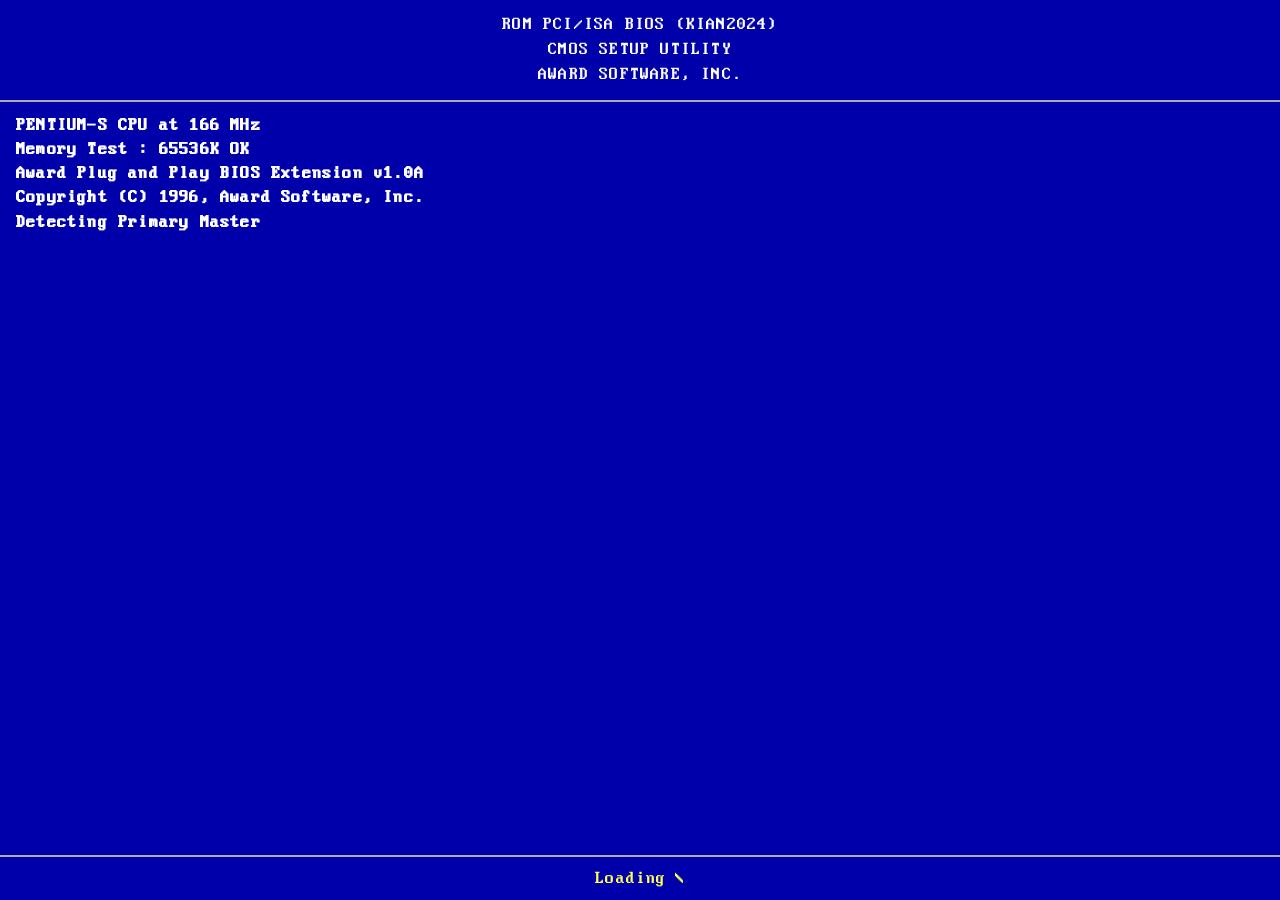
<file: classic/index.html>
<!doctype html>
<html lang="en">
<head>
  <meta charset="utf-8" />
  <meta name="viewport" content="width=device-width,initial-scale=1" />
  <title>Portfolio BIOS Boot Sequence</title>
  <link rel="stylesheet" href="/styles.css">
</head>
<body>
  <div id="boot-screen" class="boot-screen">
    <div class="bios-header">
      <div class="header-line">ROM PCI/ISA BIOS (KIAN2024)</div>
      <div class="header-line">CMOS SETUP UTILITY</div>
      <div class="header-line">AWARD SOFTWARE, INC.</div>
    </div>
    <div class="bios-separator"></div>
    <div class="bios-content">
      <pre id="output" class="output"></pre>
    </div>
    <div class="bios-separator"></div>
    <div class="bios-status">
      <span id="status-text">Loading</span><span id="status-spinner" class="status-spinner"></span>
    </div>
  </div>
  <script src="/script.js"></script>
</body>
</html>
</file>
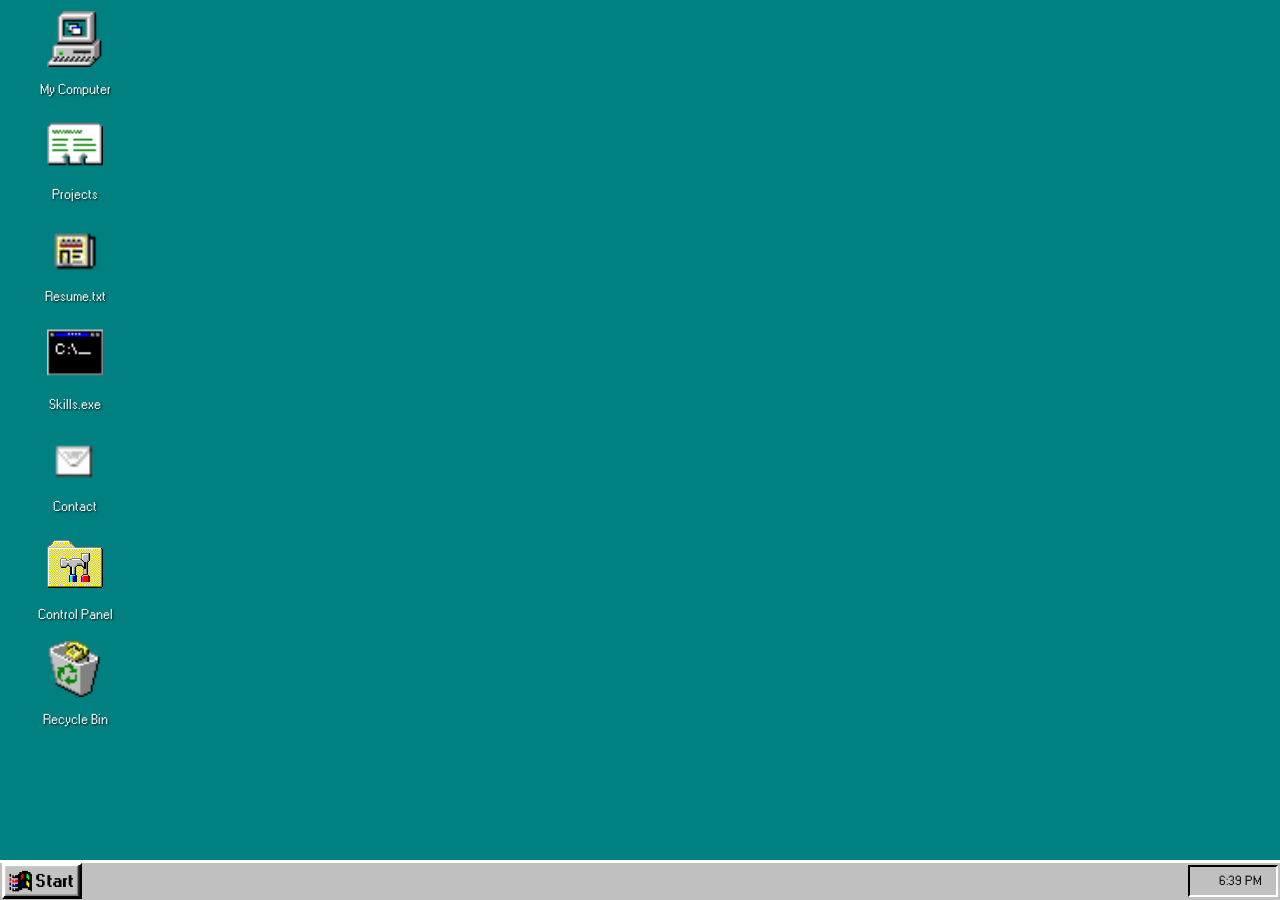
<file: desktop/index.html>
<!DOCTYPE html>
<html lang="en">
<head>
  <meta charset="UTF-8">
  <meta name="viewport" content="width=device-width, initial-scale=1.0">
  <title>Kian Khooban - Portfolio</title>
  <link rel="stylesheet" href="/desktop.css">
</head>
<body>
  <!-- Desktop Area -->
  <div class="desktop" id="desktop">
    
    <!-- Desktop Icons (Grid Layout) -->
    <div class="desktop-icon" data-window="about">
      <div class="icon-image">
        <img src="/photos/computer_explorer-2.png" alt="Projects" style="width: 56px; height: 56px;">
      </div>
      <div class="icon-label">My Computer</div>
    </div>

    <div class="desktop-icon" data-window="projects">
      <div class="icon-image">
        <img src="/photos/address_book_card.png" alt="Projects" style="width: 56px; height: 56px;">
      </div>
      <div class="icon-label">Projects</div>
    </div>

    <div class="desktop-icon" data-window="resume">
      <div class="icon-image">
        <img src="/photos/script_file_blue-1.png" alt="Projects" style="width: 56px; height: 56px; margin-bottom: -8px;">
      </div>
      <div class="icon-label">Resume.txt</div>
    </div>

    <div class="desktop-icon" data-window="skills">
      <div class="icon-image">
        <img src="/photos/console_prompt-0.png" alt="Projects" style="width: 56px; height: 56px;">
      </div>
      <div class="icon-label">Skills.exe</div>
    </div>

    <div class="desktop-icon" data-window="contact">
      <div class="icon-image">
        <img src="/photos/contactInside.png" alt="Projects" style="width: 56px; height: 56px; margin-bottom: -8px;">
      </div>
      <div class="icon-label">Contact</div>
    </div>

    <div class="desktop-icon" data-window="control-panel">
      <div class="icon-image">
        <img src="/photos/Control_Panel_1995.svg" alt="Control Panel" style="width: 56px; height: 56px;">
      </div>
      <div class="icon-label">Control Panel</div>
    </div>

    <!-- GAMES TEMPORARILY DISABLED
    <div class="desktop-icon" data-window="games">
      <div class="icon-image">
        <img src="/photos/computer_explorer-2.png" alt="Projects" style="width: 32px; height: 32px;">
      </div>
      <div class="icon-label">Games</div>
    </div>
    -->

    <div class="desktop-icon" data-window="recycle">
      <div class="icon-image">
        <img src="/photos/conn_dialup_recbin_phone.png" alt="Projects" style="width: 56px; height: 56px;">
      </div>
      <div class="icon-label">Recycle Bin</div>
    </div>

  </div>

  <!-- Taskbar -->
  <div class="taskbar">
    <button class="start-button" id="startButton">
      <img src="/photos/Start_button_Windows_4.00.337.png" alt="Start">
    </button>

    <!-- Start Menu (hidden by default) -->
    <div class="start-menu hidden" id="startMenu">
      <div class="start-menu-sidebar">
        <div class="start-menu-title">Windows <strong>95</strong></div>
      </div>
      <div class="start-menu-content">
        <div class="start-menu-item" data-submenu="programs">
          <span class="menu-icon"><img src="/photos/programs.png" alt=""></span>
          <span class="menu-text">Programs</span>
          <span class="menu-arrow">▶</span>
        </div>
        <div class="start-menu-item" data-window="control-panel">
          <span class="menu-icon"><img src="/photos/Control_Panel_1995.svg" alt=""></span>
          <span class="menu-text">Control Panel</span>
        </div>
        <div class="start-menu-item" data-submenu="documents">
          <span class="menu-icon"><img src="/photos/documents.png" alt=""></span>
          <span class="menu-text">Documents</span>
          <span class="menu-arrow">▶</span>
        </div>
        <div class="start-menu-separator"></div>
        <div class="start-menu-item" data-window="about">
          <span class="menu-icon"><img src="/photos/computer_explorer-2.png" alt=""></span>
          <span class="menu-text">About Me</span>
        </div>
        <!-- GAMES TEMPORARILY DISABLED
        <div class="start-menu-item" data-window="games">
          <span class="menu-icon"><img src="/photos/computer_explorer-2.png" alt=""></span>
          <span class="menu-text">Games</span>
        </div>
        -->
        <div class="start-menu-separator"></div>
        <div class="start-menu-item shutdown">
          <span class="menu-icon">🔌</span>
          <span class="menu-text">Shut Down...</span>
        </div>
      </div>

      <!-- Programs Submenu -->
      <div class="start-submenu hidden" id="submenu-programs">
        <div class="start-menu-item" data-window="about">
          <span class="menu-icon"><img src="/photos/computer_explorer-2.png" alt=""></span>
          <span class="menu-text">My Computer</span>
        </div>
        <div class="start-menu-item" data-window="projects">
          <span class="menu-icon"><img src="/photos/address_book_card.png" alt=""></span>
          <span class="menu-text">Projects</span>
        </div>
        <div class="start-menu-item" data-window="skills">
          <span class="menu-icon"><img src="/photos/console_prompt-0.png" alt=""></span>
          <span class="menu-text">Skills.exe</span>
        </div>
        <div class="start-menu-item" data-window="contact">
          <span class="menu-icon"><img src="/photos/contactInside.png" alt=""></span>
          <span class="menu-text">Contact</span>
        </div>
      </div>

      <!-- Documents Submenu -->
      <div class="start-submenu hidden" id="submenu-documents">
        <div class="start-menu-item" data-window="resume">
          <span class="menu-icon"><img src="/photos/script_file_blue-1.png" alt=""></span>
          <span class="menu-text">Resume.txt</span>
        </div>
      </div>
    </div>

    <!-- Taskbar App Buttons (dynamically added) -->
    <div class="taskbar-apps" id="taskbarApps"></div>

    <!-- System Tray & Clock -->
    <div class="system-tray">
      <div class="tray-clock">
        <div class="clock" id="clock">9:41 PM</div>
      </div>
    </div>
  </div>

  <!-- Windows Container -->
  <div id="windowsContainer">
    
    <!-- About Me Window -->
    <div class="window hidden" id="window-about" data-title="My Computer">
      <div class="title-bar">
        <div class="title-bar-text">
          <span class="window-icon"><img src="/photos/computer_explorer-2.png" alt="" style="width: 16px; height: 16px;"></span>
          My Computer
        </div>
        <div class="title-bar-controls">
          <button class="btn-minimize" aria-label="Minimize"><img src="/photos/minimize.png" alt="_"></button>
          <button class="btn-maximize" aria-label="Maximize"><img src="/photos/maximize.png" alt="□"></button>
          <button class="btn-close" aria-label="Close"><img src="/photos/closeButton.png" alt="×"></button>
        </div>
      </div>
      <div class="window-body">
        <h2><img src="/photos/computer_explorer-2.png" alt="" style="width: 20px; height: 20px; vertical-align: middle;"> About Me</h2>
        <div class="info-section">
          <p><strong>Name:</strong> Kian Khooban</p>
          <p><strong>Role:</strong> Software Engineer | Computer Science Student</p>
          <p><strong>Location:</strong> Toronto, ON, Canada</p>
          <p><strong>Email:</strong> kiankhooban@gmail.com</p>
        </div>
        <div class="bio-section">
          <h3>Bio</h3>
          <p>Second-Year Computer Science Student at Lassonde School of Engineering, York University. Part-Time Developer with experience in web development, renewable energy infrastructure, and community leadership.</p>
          <p>Passionate about building innovative solutions and contributing to meaningful projects. Experienced in JavaScript, Java, C, and Linux systems. Strong background in project management, team collaboration, and academic mentorship.</p>
        </div>
      </div>
    </div>

    <!-- Projects Window -->
    <div class="window hidden" id="window-projects" data-title="Projects">
      <div class="title-bar">
        <div class="title-bar-text">
          <span class="window-icon"><img src="/photos/address_book_card.png" alt="" style="width: 16px; height: 16px;"></span>
          Projects
        </div>
        <div class="title-bar-controls">
          <button class="btn-minimize"><img src="/photos/minimize.png" alt="_"></button>
          <button class="btn-maximize"><img src="/photos/maximize.png" alt="□"></button>
          <button class="btn-close"><img src="/photos/closeButton.png" alt="×"></button>
        </div>
      </div>
      <div class="window-body">
        <h2><img src="/photos/address_book_card.png" alt="" style="width: 20px; height: 20px; vertical-align: middle;"> My Projects</h2>
        <div class="project-list">
          <div class="project-item">
            <div class="project-icon">⚡</div>
            <div class="project-details">
              <h3>Hoshmand Afarin Inc - Internal Website</h3>
              <p class="project-desc">Developed internal website for renewable energy and Bitcoin mining startup, supporting infrastructure and software initiatives.</p>
              <p class="project-tech"><em>Tech:</em> JavaScript, Node.js, HTML, CSS, Linux</p>
              <div class="project-links">
                <a href="https://github.com/kiankhooban" class="win95-button">GitHub</a>
              </div>
            </div>
          </div>

          <div class="project-item">
            <div class="project-icon">🎨</div>
            <div class="project-details">
              <h3>Windows 95 Portfolio Website</h3>
              <p class="project-desc">A retro-inspired portfolio website with authentic Windows 95 UI, featuring draggable/resizable windows and theme customization.</p>
              <p class="project-tech"><em>Tech:</em> JavaScript, HTML, CSS, Git</p>
              <div class="project-links">
                <a href="https://github.com/kiankhooban/Portfolio" class="win95-button">GitHub</a>
                <a href="#" class="win95-button">Live Demo</a>
              </div>
            </div>
          </div>

          <div class="project-item">
            <div class="project-icon">🎁</div>
            <div class="project-details">
              <h3>GVSS Holiday Charity Drive</h3>
              <p class="project-desc">Led team to double school's donation record (250 to 559 items) through strategic marketing, poster design, and logistics coordination.</p>
              <p class="project-tech"><em>Skills:</em> Project Management, Team Leadership, Marketing, Sales</p>
              <div class="project-links">
                <a href="#" class="win95-button" disabled>Community Project</a>
              </div>
            </div>
          </div>
        </div>
      </div>
    </div>

    <!-- Resume Window -->
    <div class="window hidden" id="window-resume" data-title="Resume.txt - Notepad">
      <div class="title-bar">
        <div class="title-bar-text">
          <span class="window-icon"><img src="/photos/script_file_blue-1.png" alt="" style="width: 16px; height: 16px;"></span>
          Resume.txt - Notepad
        </div>
        <div class="title-bar-controls">
          <button class="btn-minimize"><img src="/photos/minimize.png" alt="_"></button>
          <button class="btn-maximize"><img src="/photos/maximize.png" alt="□"></button>
          <button class="btn-close"><img src="/photos/closeButton.png" alt="×"></button>
        </div>
      </div>
      <div class="menu-bar">
        <span class="menu-item">File</span>
        <span class="menu-item">Edit</span>
        <span class="menu-item">Search</span>
        <span class="menu-item">Help</span>
      </div>
      <div class="window-body notepad-style">
        <pre>KIAN KHOOBAN
Software Engineer | Computer Science Student
=====================================

CONTACT:
  Email: kiankhooban@gmail.com
  GitHub: github.com/kiankhooban
  LinkedIn: linkedin.com/in/kiankhooban
  Location: Toronto, ON, Canada

ABOUT:
------
Second-Year Computer Science Student @ Lassonde School of Engineering
Part-Time Developer | Team Leader | Peer Tutor

WORK EXPERIENCE:
----------------
[Technical Trainee - HOSHMAND AFARIN INC]
Apr 2025 - Present | Toronto, Ontario
• Contributing to renewable energy and Bitcoin mining startup
• Developing internal website using JavaScript, Node.js, HTML, CSS
• Supporting Linux-based mining infrastructure setup and monitoring
• Collaborating with team to align development with operational goals

[Peer Tutor - York University]
Sep 2025 - Present | North York, ON
• Providing academic support through one-on-one tutoring sessions
• Assisting students with test preparation and course concepts
• Maintaining session records and tracking student progress
• Strengthening communication, leadership, and mentorship skills

VOLUNTEER EXPERIENCE:
--------------------
[Team Leader - GVSS Holiday Charity Drive]
Oct 2023 - Dec 2025 | Georges Vanier Secondary School
• Led team supporting Toronto Firefighters Charity
• Doubled school's donation record: 250 to 559 items
• Managed marketing, advertising, poster design, and logistics
• Conducted surveys and created progress tracking charts

[Office Assistant - Forest Manor Public School]
Feb 2024 - Jul 2024 | North York, ON
• Supported office operations at one of Toronto's largest schools
• Designed school boards, hallways, posters, and vouchers
• Boosted Fun Fair profits by 25% through creative designs
• Sold most tickets, showcasing marketing and sales abilities

EDUCATION:
----------
Bachelor's Degree in Computer Science
Lassonde School of Engineering - York University
Expected Graduation: January 2028

CERTIFICATIONS:
--------------
Learning Linux Command Line - LinkedIn (May 2025)

SKILLS:
-------
Languages: Java, JavaScript, C, HTML, CSS
Technologies: Node.js, Linux, Git, Shell Scripting
Tools: Microsoft Office, CLI, Unit Testing
Soft Skills: Project Management, Team Leadership, Research,
             Sales Growth, Communication, Mentorship

DOWNLOAD FULL RESUME:
---------------------
[PDF version available in repository]
</pre>
      </div>
    </div>

    <!-- Skills Window -->
    <div class="window hidden" id="window-skills" data-title="Skills.exe">
      <div class="title-bar">
        <div class="title-bar-text">
          <span class="window-icon"><img src="/photos/console_prompt-0.png" alt="" style="width: 16px; height: 16px;"></span>
          Skills.exe
        </div>
        <div class="title-bar-controls">
          <button class="btn-minimize"><img src="/photos/minimize.png" alt="_"></button>
          <button class="btn-maximize"><img src="/photos/maximize.png" alt="□"></button>
          <button class="btn-close"><img src="/photos/closeButton.png" alt="×"></button>
        </div>
      </div>
      <div class="window-body">
        <h2><img src="/photos/console_prompt-0.png" alt="" style="width: 20px; height: 20px; vertical-align: middle;"> Technical Skills</h2>
        
        <h3>Programming Languages</h3>
        <div class="skill-item">
          <label>JavaScript</label>
          <div class="skill-bar">
            <div class="skill-fill" style="width: 85%" data-level="85"></div>
          </div>
          <span class="skill-percent">85%</span>
        </div>
        <div class="skill-item">
          <label>Java</label>
          <div class="skill-bar">
            <div class="skill-fill" style="width: 80%" data-level="80"></div>
          </div>
          <span class="skill-percent">80%</span>
        </div>
        <div class="skill-item">
          <label>C</label>
          <div class="skill-bar">
            <div class="skill-fill" style="width: 75%" data-level="75"></div>
          </div>
          <span class="skill-percent">75%</span>
        </div>
        <div class="skill-item">
          <label>HTML/CSS</label>
          <div class="skill-bar">
            <div class="skill-fill" style="width: 90%" data-level="90"></div>
          </div>
          <span class="skill-percent">90%</span>
        </div>

        <h3>Technologies & Tools</h3>
        <div class="skill-item">
          <label>Node.js</label>
          <div class="skill-bar">
            <div class="skill-fill" style="width: 80%" data-level="80"></div>
          </div>
          <span class="skill-percent">80%</span>
        </div>
        <div class="skill-item">
          <label>Linux</label>
          <div class="skill-bar">
            <div class="skill-fill" style="width: 85%" data-level="85"></div>
          </div>
          <span class="skill-percent">85%</span>
        </div>
        <div class="skill-item">
          <label>Git</label>
          <div class="skill-bar">
            <div class="skill-fill" style="width: 88%" data-level="88"></div>
          </div>
          <span class="skill-percent">88%</span>
        </div>

        <h3>Additional Skills</h3>
        <div class="skill-item">
          <label>Shell Scripting</label>
          <div class="skill-bar">
            <div class="skill-fill" style="width: 75%" data-level="75"></div>
          </div>
          <span class="skill-percent">75%</span>
        </div>
        <div class="skill-item">
          <label>Project Management</label>
          <div class="skill-bar">
            <div class="skill-fill" style="width: 90%" data-level="90"></div>
          </div>
          <span class="skill-percent">90%</span>
        </div>
        <div class="skill-item">
          <label>Team Leadership</label>
          <div class="skill-bar">
            <div class="skill-fill" style="width: 92%" data-level="92"></div>
          </div>
          <span class="skill-percent">92%</span>
        </div>
      </div>
    </div>

    <!-- Contact Window -->
    <div class="window hidden" id="window-contact" data-title="Contact">
      <div class="title-bar">
        <div class="title-bar-text">
          <span class="window-icon"><img src="/photos/contactInside.png" alt="" style="width: 16px; height: 16px;"></span>
          Contact Me
        </div>
        <div class="title-bar-controls">
          <button class="btn-minimize"><img src="/photos/minimize.png" alt="_"></button>
          <button class="btn-maximize"><img src="/photos/maximize.png" alt="□"></button>
          <button class="btn-close"><img src="/photos/closeButton.png" alt="×"></button>
        </div>
      </div>
      <div class="window-body">
        <h2><img src="/photos/contactMe.png" alt="" style="width: 20px; height: 20px; vertical-align: middle;"> Get In Touch</h2>
        <div class="contact-grid">
          <div class="contact-item">
            <div class="contact-icon"><img src="/photos/gmail.png" alt="Email"></div>
            <div class="contact-info">
              <strong>Email</strong>
              <a href="mailto:kiankhooban@gmail.com">kiankhooban@gmail.com</a>
            </div>
          </div>

          <div class="contact-item">
            <div class="contact-icon"><img src="/photos/github.png" alt="GitHub"></div>
            <div class="contact-info">
              <strong>GitHub</strong>
              <a href="https://github.com/kiankhooban" target="_blank">@kiankhooban</a>
            </div>
          </div>

          <div class="contact-item">
            <div class="contact-icon"><img src="/photos/linkedin.png" alt="LinkedIn"></div>
            <div class="contact-info">
              <strong>LinkedIn</strong>
              <a href="https://linkedin.com/in/kiankhooban" target="_blank">linkedin.com/in/kiankhooban</a>
            </div>
          </div>

          <div class="contact-item">
            <div class="contact-icon"><img src="/photos/twitter.png" alt="Twitter"></div>
            <div class="contact-info">
              <strong>Twitter/X</strong>
              <a href="https://twitter.com/kiankhooban" target="_blank">@kiankhooban</a>
            </div>
          </div>
        </div>

        <div class="contact-form">
          <h3>Send a Message</h3>
          <form>
            <div class="form-group">
              <label>Name:</label>
              <input type="text" class="win95-input" placeholder="Your name">
            </div>
            <div class="form-group">
              <label>Email:</label>
              <input type="email" class="win95-input" placeholder="your@email.com">
            </div>
            <div class="form-group">
              <label>Message:</label>
              <textarea class="win95-textarea" rows="4" placeholder="Your message..."></textarea>
            </div>
            <button type="submit" class="win95-button">Send Message</button>
          </form>
        </div>
      </div>
    </div>

    <!-- Control Panel Window -->
    <div class="window hidden" id="window-control-panel" data-title="Control Panel">
      <div class="title-bar">
        <div class="title-bar-text">
          <span class="window-icon"><img src="/photos/Control_Panel_1995.svg" alt="" style="width: 16px; height: 16px;"></span>
          Control Panel
        </div>
        <div class="title-bar-controls">
          <button class="btn-minimize"><img src="/photos/minimize.png" alt="_"></button>
          <button class="btn-maximize"><img src="/photos/maximize.png" alt="□"></button>
          <button class="btn-close"><img src="/photos/closeButton.png" alt="×"></button>
        </div>
      </div>
      <div class="window-body">
        <h2><img src="/photos/Control_Panel_1995.svg" alt="" style="width: 20px; height: 20px; vertical-align: middle;"> Control Panel</h2>
        
        <div class="control-section">
          <h3><img src="/photos/apperance.png" alt="" style="width: 18px; height: 18px; vertical-align: middle;"> Appearance</h3>
          <p>Choose a color scheme for your desktop:</p>
          
          <div class="theme-selector">
            <label for="themeSelect"><strong>Theme:</strong></label>
            <select id="themeSelect" class="win95-select">
  <!-- <option value="colorful">Colorful (Modern Retro) ⭐</option> -->
  <option value="original">Windows Standard (Teal)</option>
  <option value="rose">Rose</option>
  <option value="blue">Blue</option>
  <option value="slate">Slate</option>
  <option value="pumpkin">Pumpkin</option>
  <option value="olive">Olive</option>
  <option value="marine">Marine</option>
  <option value="raindrop">Raindrop</option>
</select>
          </div>

          <div class="theme-preview" id="themePreview">
            <div class="preview-window">
              <div class="preview-titlebar">
                <span>Sample Window</span>
              </div>
              <div class="preview-body">
                Theme Preview
              </div>
            </div>
          </div>

          <button id="applyTheme" class="win95-button primary">Apply Theme</button>
        </div>

        <div class="control-section">
          <h3><img src="/photos/info.png" alt="" style="width: 18px; height: 18px; vertical-align: middle;"> System Information</h3>
          <p><strong>Portfolio OS:</strong> Windows 95 Edition</p>
          <p><strong>Version:</strong> 1.0.0</p>
          <p><strong>User:</strong> Kian Khooban</p>
          <p><strong>Role:</strong> Software Engineer | CS Student @ York University</p>
          <p><strong>Built with:</strong> HTML, CSS, JavaScript <img src="/photos/shine.png" alt="" style="width: 16px; height: 16px; vertical-align: middle;"></p>
        </div>
      </div>
    </div>

    <!-- GAMES WINDOW TEMPORARILY DISABLED
    <div class="window hidden" id="window-games" data-title="Games">
      <div class="title-bar">
        <div class="title-bar-text">
          <span class="window-icon"><img src="/photos/computer_explorer-2.png" alt="" style="width: 16px; height: 16px;"></span>
          Games & Easter Eggs
        </div>
        <div class="title-bar-controls">
          <button class="btn-minimize"><img src="/photos/minimize.png" alt="_"></button>
          <button class="btn-maximize"><img src="/photos/maximize.png" alt="□"></button>
          <button class="btn-close"><img src="/photos/closeButton.png" alt="×"></button>
        </div>
      </div>
      <div class="window-body">
        <h2>🎮 Games & Fun Stuff</h2>
        <p>Classic Windows 95 games and easter eggs coming soon!</p>
        
        <div class="games-grid">
          <div class="game-item">
            <div class="game-icon">💣</div>
            <h3>Minesweeper</h3>
            <p>Classic puzzle game</p>
            <button class="win95-button" disabled>Coming Soon</button>
          </div>

          <div class="game-item">
            <div class="game-icon">🃏</div>
            <h3>Solitaire</h3>
            <p>Card game classic</p>
            <button class="win95-button" disabled>Coming Soon</button>
          </div>

          <div class="game-item">
            <div class="game-icon">🎨</div>
            <h3>Paint</h3>
            <p>Simple drawing app</p>
            <button class="win95-button" disabled>Coming Soon</button>
          </div>

          <div class="game-item">
            <div class="game-icon">⚠️</div>
            <h3>Error Generator</h3>
            <p>Create fake errors!</p>
            <button class="win95-button" onclick="alert('Error: Task failed successfully! 😄')">Try Me</button>
          </div>
        </div>
      </div>
    </div>
    -->

    <!-- Recycle Bin Window -->
    <div class="window hidden" id="window-recycle" data-title="Recycle Bin">
      <div class="title-bar">
        <div class="title-bar-text">
          <span class="window-icon"><img src="/photos/conn_dialup_recbin_phone.png" alt="" style="width: 16px; height: 16px;"></span>
          Recycle Bin
        </div>
        <div class="title-bar-controls">
          <button class="btn-minimize"><img src="/photos/minimize.png" alt="_"></button>
          <button class="btn-maximize"><img src="/photos/maximize.png" alt="□"></button>
          <button class="btn-close"><img src="/photos/closeButton.png" alt="×"></button>
        </div>
      </div>
      <div class="window-body">
        <h2><img src="/photos/conn_dialup_recbin_phone.png" alt="" style="width: 20px; height: 20px; vertical-align: middle;"> Recycle Bin</h2>
        <div class="recycle-empty">
          <p><em>Recycle Bin is empty.</em></p>
          <p>All my code is perfect<img src="/photos/info.png" alt="" style="width: 14px; height: 14px; vertical-align: middle;"> No bugs here. <img src="/photos/smile.png" alt="" style="width: 14px; height: 14px; vertical-align: middle;"></p>
        </div>
        <div class="recycle-items hidden">
          <div class="file-item">
            <span class="file-icon"><img src="/photos/documents.png" alt="" style="width: 16px; height: 16px; vertical-align: middle;"></span>
            <span class="file-name">bad_code.js</span>
            <span class="file-date">Deleted: Never</span>
          </div>
          <div class="file-item">
            <span class="file-icon"><img src="/photos/bugs.png" alt="" style="width: 16px; height: 16px; vertical-align: middle;"></span>
            <span class="file-name">bugs.txt</span>
            <span class="file-date">Deleted: 404 Not Found</span>
          </div>
        </div>
        <button class="win95-button">Empty Recycle Bin</button>
      </div>
    </div>

  </div>

  <script src="/desktop.js"></script>
</body>
</html>
</file>
<file: styles.css>
:root {
  --bios-blue: #0000AA;
  --bios-white: #AAAAAA;
  --bios-bright-white: #FFFFFF;
  --bios-yellow: #FFFF55;
  --bios-cyan: #55FFFF;
  --win95-gray: #C0C0C0;
  --win95-teal: #008080;
  --win95-black: #000000;
}

* {
  box-sizing: border-box;
  margin: 0;
  padding: 0;
}

html, body {
  height: 100%;
  overflow: hidden;
}

body {
  font-family: 'IBM_VGA', "Consolas", monospace;
  background: var(--bios-blue);
  color: var(--bios-white);
}

/* Award BIOS Boot Screen - Structured Layout */
.boot-screen {
  position: fixed;
  top: 0;
  left: 0;
  width: 100vw;
  height: 100vh;
  background: var(--bios-blue);
  z-index: 9999;
  display: flex;
  flex-direction: column;
}

/* Top Header (Fixed) */
.bios-header {
  padding: 12px 16px;
  background: var(--bios-blue);
}

.header-line {
  color: var(--bios-bright-white);
  font-size: 18px;
  line-height: 1.4;
  text-align: center;
  letter-spacing: 1.2px;
}

/* Separator Line */
.bios-separator {
  height: 2px;
  background: var(--bios-white);
  margin: 0;
}

/* Middle Content Area (Scrollable) */
.bios-content {
  flex: 1;
  overflow-y: auto;
  overflow-x: hidden;
  padding: 12px 16px;
  background: var(--bios-blue);
}

.output {
  font-size: 18px;
  line-height: 1.35;
  white-space: pre;
  color: var(--bios-white);
  font-weight: 700;
  letter-spacing: 1.2px;
  width: 100%;
  font-family: 'IBM_VGA', "Consolas", monospace;
  text-shadow: none;
  margin: 0;
  padding: 0;
}

/* Bottom Status Bar (Fixed) */
.bios-status {
  padding: 12px 16px;
  background: var(--bios-blue);
  color: var(--bios-yellow);
  font-size: 18px;
  letter-spacing: 1.2px;
  text-align: center;
}

#status-text {
  color: var(--bios-yellow);
}

.status-spinner {
  color: var(--bios-yellow);
  margin-left: 8px;
}

/* Yellow text for highlights */
.text-yellow {
  color: var(--bios-yellow) !important;
}

.text-white {
  color: var(--bios-bright-white) !important;
}

.text-cyan {
  color: var(--bios-cyan) !important;
}

/* Fade out animation */
.boot-screen.fade-out {
  animation: fadeOut 0.6s ease-out forwards;
}

@keyframes fadeOut {
  to {
    opacity: 0;
  }
}

/* Windows 95 Desktop */
.main-content {
  width: 100vw;
  height: 100vh;
  background: var(--win95-teal);
  position: relative;
  overflow: hidden;
}

.win95-desktop {
  width: 100%;
  height: 100%;
  display: flex;
  align-items: center;
  justify-content: center;
  padding: 20px;
}

/* Windows 95 Window */
.win95-window {
  background: var(--win95-gray);
  border: 2px solid;
  border-color: #DFDFDF #808080 #808080 #DFDFDF;
  box-shadow: 2px 2px 0 rgba(0,0,0,0.5);
  min-width: 600px;
  max-width: 800px;
}

/* Title Bar */
.title-bar {
  background: linear-gradient(90deg, #000080, #1084d0);
  padding: 3px 4px;
  display: flex;
  justify-content: space-between;
  align-items: center;
}

.title-bar-text {
  color: white;
  font-weight: bold;
  font-size: 14px;
  letter-spacing: 0;
  font-family: "MS Sans Serif", Arial, sans-serif;
}

.title-bar-controls {
  display: flex;
  gap: 2px;
}

.title-bar-controls button {
  width: 18px;
  height: 18px;
  background: var(--win95-gray);
  border: 1px solid;
  border-color: #FFFFFF #000000 #000000 #FFFFFF;
  font-weight: bold;
  font-size: 12px;
  cursor: pointer;
  display: flex;
  align-items: center;
  justify-content: center;
  padding: 0;
  font-family: "MS Sans Serif", Arial, sans-serif;
}

.title-bar-controls button:active {
  border-color: #000000 #FFFFFF #FFFFFF #000000;
}

/* Window Body */
.window-body {
  background: var(--win95-black);
  color: var(--bios-white);
  padding: 16px;
  font-family: 'IBM_VGA', "Courier New", monospace;
  font-size: 15px;
  line-height: 1.3;
  min-height: 300px;
}

.window-body p {
  margin: 0;
}

.cursor-blink {
  animation: blink 1s step-end infinite;
  color: var(--bios-bright-white);
}

@keyframes blink {
  50% {
    opacity: 0;
  }
}

/* Responsive */
@media (max-width: 700px) {
  .win95-window {
    min-width: 90vw;
  }
  .output {
    font-size: 14px;
    letter-spacing: 0.8px;
  }
  .header-line {
    font-size: 14px;
  }
  .bios-status {
    font-size: 14px;
  }
  .window-body {
    font-size: 13px;
  }
}

/* Web font for authentic DOS VGA look */
@font-face {
  font-family: 'IBM_VGA';
  src: url(Fonts/Px437_IBM_VGA_8x16.ttf) format('truetype');
  font-weight: normal;
  font-style: normal;
  font-display: block;
}
</file>
<file: desktop.css>
/* ========================================
   WINDOWS 95 PORTFOLIO - COMPLETE STYLES
   Theme System + All Components
   ======================================== */

/* Custom Font */
@font-face {
  font-family: 'W95FA';
  src: url(Fonts/W95FA.otf);
  font-weight: normal;
  font-style: normal;
}

/* Theme CSS Variables */
:root {
  /* Original Windows 95 Theme (Default) */
  --desktop-bg: #008080;
  --win-gray: #c0c0c0;
  --win-dark-gray: #808080;
  --win-light-gray: #dfdfdf;
  --win-white: #ffffff;
  --win-black: #000000;
  --title-bar-start: #000080;
  --title-bar-end: #1084d0;
  --button-highlight: #ffffff;
  --button-shadow: #000000;
  --button-face: #c0c0c0;
}

/* Theme Variations */
[data-theme="rose"] {
  --desktop-bg: #7d5c65;
  --title-bar-start: #b05e7b;
  --title-bar-end: #ed9ac0;
}

[data-theme="blue"] {
  --desktop-bg: #1c4a6e;
  --title-bar-start: #0831d9;
  --title-bar-end: #3a6ea5;
}

[data-theme="slate"] {
  --desktop-bg: #3b3b3b;
  --title-bar-start: #404040;
  --title-bar-end: #7f7f7f;
  --win-gray: #a0a0a0;
}

[data-theme="pumpkin"] {
  --desktop-bg: #6d4822;
  --title-bar-start: #ff7518;
  --title-bar-end: #ffa343;
}

[data-theme="olive"] {
  --desktop-bg: #5a6e50;
  --title-bar-start: #6e8b3d;
  --title-bar-end: #b5d19e;
}

[data-theme="marine"] {
  --desktop-bg: #004e7c;
  --title-bar-start: #1f578d;
  --title-bar-end: #5b9dd9;
}

[data-theme="raindrop"] {
  --desktop-bg: #1a3c52;
  --title-bar-start: #2b5876;
  --title-bar-end: #4e7fab;
}

* {
  box-sizing: border-box;
  margin: 0;
  padding: 0;
}

body {
  font-family: 'W95FA', "MS Sans Serif", Arial, sans-serif;
  overflow: hidden;
  height: 100vh;
  background: var(--desktop-bg);
  user-select: none;
  transition: background 0.3s ease;
}

/* ========================================
   DESKTOP
   ======================================== */
.desktop {
  width: 100%;
  height: calc(100vh - 40px);
  padding: 10px;
  display: grid;
  grid-template-rows: repeat(auto-fill, 90px);
  grid-auto-columns: 80px;
  grid-auto-flow: column;
  gap: 15px;
  align-content: start;
}

/* Desktop Icons */
.desktop-icon {
  width: 130px;
  display: flex;
  flex-direction: column;
  align-items: center;
  justify-content: center;
  cursor: pointer;
  padding: 10px;
  border: 2px solid transparent;
  transition: background 0.1s;
}

.desktop-icon:hover {
  background: rgba(0, 0, 128, 0.1);
}

.desktop-icon.selected {
  background: transparent;
  border: none;
  outline: none;
}

.desktop-icon.selected .icon-image {
  background: rgba(0, 0, 128, 0.5);
  padding: 2px;
}

.desktop-icon.selected .icon-label {
  background: #000080;
  color: #ffffff;
  padding: 1px 2px;
}

.icon-image {
  font-size: 64px;
  margin-bottom: 4px;
  pointer-events: none;
  text-shadow: 1px 1px 2px rgba(0,0,0,0.5);
}

.icon-label {
  font-size: 14px;
  color: var(--win-white);
  text-align: center;
  text-shadow: 1px 1px 2px rgba(0,0,0,0.8);
  word-wrap: break-word;
  pointer-events: none;
  line-height: 1.2;
}

/* ========================================
   TASKBAR
   ======================================== */
.taskbar {
  position: fixed;
  bottom: 0;
  left: 0;
  width: 100%;
  height: 40px;
  background: var(--win-gray);
  border-top: 2px solid var(--button-highlight);
  display: flex;
  align-items: center;
  padding: 2px;
  gap: 4px;
  z-index: 10000;
  box-shadow: inset 0 1px 0 var(--button-highlight);
}

/* Start Button */
.start-button {
  height: 36px;
  width: 80px;
  padding: 0;
  background: var(--button-face);
  border: 2px solid;
  border-color: var(--button-highlight) var(--button-shadow) var(--button-shadow) var(--button-highlight);
  cursor: pointer;
  display: flex;
  align-items: center;
  justify-content: center;
  overflow: hidden;
  flex-shrink: 0;
}

.start-button img {
  height: 100%;
  width: 100%;
  display: block;
  pointer-events: none;
  object-fit: fill;
}

.start-button:hover {
  background: var(--win-light-gray);
}

.start-button:active,
.start-button.active {
  border-color: var(--button-shadow) var(--button-highlight) var(--button-highlight) var(--button-shadow);
}

/* Start Menu */
.start-menu {
  position: absolute;
  bottom: 42px;
  left: 2px;
  width: 240px;
  background: var(--win-gray);
  border: 2px solid;
  border-color: var(--button-highlight) var(--button-shadow) var(--button-shadow) var(--button-highlight);
  box-shadow: 2px 2px 4px rgba(0,0,0,0.3);
  z-index: 10001;
  display: flex;
}

.start-menu.hidden {
  display: none;
}

.start-menu-sidebar {
  width: 32px;
  background: linear-gradient(180deg, var(--title-bar-start), var(--title-bar-end));
  writing-mode: vertical-rl;
  text-orientation: mixed;
  display: flex;
  align-items: flex-end;
  padding: 8px 4px;
  color: white;
  font-size: 20px;
  letter-spacing: 1px;
}

.start-menu-title {
  font-weight: normal;
}

.start-menu-content {
  flex: 1;
  padding: 4px 0;
}

.start-menu-item {
  padding: 6px 40px 6px 10px;
  cursor: pointer;
  display: flex;
  align-items: center;
  gap: 8px;
  font-size: 12px;
  position: relative;
}

.start-menu-item:hover {
  background: var(--title-bar-start);
  color: white;
}

.menu-icon {
  font-size: 16px;
  width: 18px;
  text-align: center;
  display: flex;
  align-items: center;
  justify-content: center;
}

.menu-icon img {
  width: 16px;
  height: 16px;
  display: block;
}

.menu-text {
  flex: 1;
}

.menu-arrow {
  position: absolute;
  right: 8px;
  font-size: 10px;
}

.start-menu-separator {
  height: 1px;
  background: var(--win-dark-gray);
  margin: 4px 8px;
  border-top: 1px solid var(--button-highlight);
}

/* Start Submenus */
.start-submenu {
  position: absolute;
  left: 240px;
  bottom: 0;
  width: 200px;
  background: var(--win-gray);
  border: 2px solid;
  border-color: var(--button-highlight) var(--button-shadow) var(--button-shadow) var(--button-highlight);
  box-shadow: 2px 2px 4px rgba(0,0,0,0.3);
  padding: 4px 0;
}

.start-submenu.hidden {
  display: none;
}

/* Taskbar App Buttons */
.taskbar-apps {
  flex: 1;
  display: flex;
  gap: 4px;
  overflow-x: auto;
  overflow-y: hidden;
}

.taskbar-app {
  height: 32px;
  min-width: 140px;
  max-width: 180px;
  padding: 0 8px;
  background: var(--button-face);
  border: 2px solid;
  border-color: var(--button-highlight) var(--button-shadow) var(--button-shadow) var(--button-highlight);
  font-size: 12px;
  font-family: 'W95FA', "MS Sans Serif", Arial, sans-serif;
  cursor: pointer;
  white-space: nowrap;
  overflow: hidden;
  text-overflow: ellipsis;
  text-align: left;
  display: flex;
  align-items: center;
  gap: 4px;
}

.taskbar-app.active {
  border-color: var(--button-shadow) var(--button-highlight) var(--button-highlight) var(--button-shadow);
  background: var(--win-dark-gray);
  padding-left: 9px;
  padding-top: 1px;
}

.taskbar-app:hover {
  background: var(--win-light-gray);
}

/* System Tray */
.system-tray {
  display: flex;
  align-items: center;
  gap: 8px;
  border: 2px solid;
  border-color: var(--button-shadow) var(--button-highlight) var(--button-highlight) var(--button-shadow);
  padding: 4px 6px 4px 12px;
  height: 32px;
  background: var(--button-face);
}

.tray-icons {
  font-size: 13px;
  display: flex;
  gap: 6px;
}

.tray-clock {
  padding-left: 8px;
}

.clock {
  font-size: 13px;
  min-width: 60px;
  text-align: center;
  font-family: 'W95FA', "MS Sans Serif", Arial, sans-serif;
}

/* ========================================
   WINDOWS
   ======================================== */
.window {
  position: absolute;
  min-width: 400px;
  min-height: 300px;
  max-width: 90vw;
  max-height: 85vh;
  background: var(--win-gray);
  border: 2px solid;
  border-color: var(--button-highlight) var(--button-shadow) var(--button-shadow) var(--button-highlight);
  box-shadow: 2px 2px 8px rgba(0,0,0,0.3);
  display: flex;
  flex-direction: column;
  z-index: 100;
}

.window.hidden {
  display: none !important;
}

.window.minimized {
  display: none;
}

.window.active {
  z-index: 1000;
}

/* Resize Handles */
.resize-handle {
  position: absolute;
  z-index: 10;
}

.resize-n {
  top: 0;
  left: 4px;
  right: 4px;
  height: 4px;
  cursor: ns-resize;
}

.resize-s {
  bottom: 0;
  left: 4px;
  right: 4px;
  height: 4px;
  cursor: ns-resize;
}

.resize-e {
  right: 0;
  top: 4px;
  bottom: 4px;
  width: 4px;
  cursor: ew-resize;
}

.resize-w {
  left: 0;
  top: 4px;
  bottom: 4px;
  width: 4px;
  cursor: ew-resize;
}

.resize-ne {
  top: 0;
  right: 0;
  width: 8px;
  height: 8px;
  cursor: nesw-resize;
}

.resize-nw {
  top: 0;
  left: 0;
  width: 8px;
  height: 8px;
  cursor: nwse-resize;
}

.resize-se {
  bottom: 0;
  right: 0;
  width: 8px;
  height: 8px;
  cursor: nwse-resize;
}

.resize-sw {
  bottom: 0;
  left: 0;
  width: 8px;
  height: 8px;
  cursor: nesw-resize;
}

/* Title Bar */
.title-bar {
  background: linear-gradient(90deg, var(--title-bar-start), var(--title-bar-end));
  padding: 3px 4px;
  display: flex;
  justify-content: space-between;
  align-items: center;
  cursor: move;
  user-select: none;
}

.title-bar-text {
  color: white;
  font-weight: bold;
  font-size: 13px;
  flex: 1;
  display: flex;
  align-items: center;
  gap: 4px;
}

.window-icon {
  font-size: 14px;
}

.title-bar-controls {
  display: flex;
  gap: 2px;
}

.title-bar-controls button {
  width: 18px;
  height: 18px;
  background: var(--button-face);
  border: 2px solid;
  border-color: var(--button-highlight) var(--button-shadow) var(--button-shadow) var(--button-highlight);
  font-weight: bold;
  font-size: 11px;
  cursor: pointer;
  display: flex;
  align-items: center;
  justify-content: center;
  padding: 0;
  line-height: 1;
  overflow: hidden;
}

.title-bar-controls button img {
  width: 100%;
  height: 100%;
  display: block;
  object-fit: fill;
  pointer-events: none;
}

.title-bar-controls button:hover {
  background: var(--win-light-gray);
}

.title-bar-controls button:active {
  border-color: var(--button-shadow) var(--button-highlight) var(--button-highlight) var(--button-shadow);
}

/* Menu Bar (for Notepad) */
.menu-bar {
  background: var(--win-gray);
  border-bottom: 1px solid var(--win-dark-gray);
  display: flex;
  gap: 12px;
  padding: 4px 8px;
  font-size: 12px;
}

.menu-item {
  cursor: pointer;
  padding: 2px 6px;
}

.menu-item:hover {
  background: var(--title-bar-start);
  color: white;
}

/* Window Body */
.window-body {
  flex: 1;
  background: var(--button-face);
  padding: 16px;
  overflow: auto;
  color: var(--win-black);
}

.window-body h2 {
  margin-bottom: 14px;
  font-size: 16px;
  color: var(--title-bar-start);
}

.window-body h3 {
  margin: 16px 0 8px 0;
  font-size: 14px;
  color: var(--title-bar-start);
}

.window-body p {
  margin-bottom: 8px;
  line-height: 1.5;
  font-size: 12px;
}

/* ========================================
   WINDOW CONTENT STYLES
   ======================================== */

/* About Me Window */
.info-section {
  background: white;
  padding: 12px;
  border: 2px solid;
  border-color: var(--button-shadow) var(--button-highlight) var(--button-highlight) var(--button-shadow);
  margin-bottom: 16px;
}

.bio-section {
  background: white;
  padding: 12px;
  border: 2px solid;
  border-color: var(--button-shadow) var(--button-highlight) var(--button-highlight) var(--button-shadow);
}

/* Projects Window */
.project-list {
  display: flex;
  flex-direction: column;
  gap: 16px;
}

.project-item {
  background: white;
  padding: 12px;
  border: 2px solid;
  border-color: var(--button-shadow) var(--button-highlight) var(--button-highlight) var(--button-shadow);
  display: flex;
  gap: 12px;
}

.project-icon {
  font-size: 48px;
  flex-shrink: 0;
}

.project-details {
  flex: 1;
}

.project-details h3 {
  margin: 0 0 8px 0;
  font-size: 14px;
}

.project-desc {
  margin-bottom: 6px;
}

.project-tech {
  font-size: 11px;
  color: var(--win-dark-gray);
  margin-bottom: 8px;
}

.project-links {
  display: flex;
  gap: 8px;
}

/* Notepad Style */
.notepad-style {
  background: white;
  font-family: 'Courier New', 'Consolas', monospace;
  font-size: 12px;
  padding: 8px;
  border: 2px solid;
  border-color: var(--button-shadow) var(--button-highlight) var(--button-highlight) var(--button-shadow);
}

.notepad-style pre {
  margin: 0;
  white-space: pre-wrap;
  font-family: 'Courier New', monospace;
  line-height: 1.4;
}

/* Skills Window */
.skill-item {
  margin-bottom: 16px;
  display: flex;
  align-items: center;
  gap: 10px;
}

.skill-item label {
  display: block;
  min-width: 100px;
  font-weight: bold;
  font-size: 12px;
}

.skill-bar {
  flex: 1;
  height: 22px;
  background: white;
  border: 2px solid;
  border-color: var(--button-shadow) var(--button-highlight) var(--button-highlight) var(--button-shadow);
  position: relative;
}

.skill-fill {
  height: 100%;
  background: linear-gradient(90deg, var(--title-bar-start), var(--title-bar-end));
  transition: width 0.5s ease;
}

.skill-percent {
  min-width: 40px;
  text-align: right;
  font-size: 11px;
  color: var(--win-dark-gray);
}

/* Contact Window */
.contact-grid {
  display: grid;
  grid-template-columns: repeat(auto-fit, minmax(200px, 1fr));
  gap: 12px;
  margin-bottom: 20px;
}

.contact-item {
  background: white;
  padding: 12px;
  border: 2px solid;
  border-color: var(--button-shadow) var(--button-highlight) var(--button-highlight) var(--button-shadow);
  display: flex;
  gap: 10px;
  align-items: center;
}

.contact-icon {
  font-size: 28px;
  width: 28px;
  height: 28px;
  display: flex;
  align-items: center;
  justify-content: center;
}

.contact-icon img {
  width: 28px;
  height: 28px;
  display: block;
}

.contact-info {
  flex: 1;
}

.contact-info strong {
  display: block;
  margin-bottom: 4px;
  font-size: 12px;
}

.contact-info a {
  color: var(--title-bar-start);
  text-decoration: none;
  font-size: 11px;
}

.contact-info a:hover {
  text-decoration: underline;
}

.contact-form {
  background: white;
  padding: 12px;
  border: 2px solid;
  border-color: var(--button-shadow) var(--button-highlight) var(--button-highlight) var(--button-shadow);
}

.form-group {
  margin-bottom: 12px;
}

.form-group label {
  display: block;
  margin-bottom: 4px;
  font-weight: bold;
  font-size: 12px;
}

.win95-input,
.win95-textarea,
.win95-select {
  width: 100%;
  padding: 4px;
  border: 2px solid;
  border-color: var(--button-shadow) var(--button-highlight) var(--button-highlight) var(--button-shadow);
  font-family: 'W95FA', "MS Sans Serif", Arial, sans-serif;
  font-size: 12px;
  background: white;
}

.win95-textarea {
  resize: vertical;
  font-family: 'Courier New', monospace;
}

/* Control Panel */
.control-section {
  background: white;
  padding: 16px;
  border: 2px solid;
  border-color: var(--button-shadow) var(--button-highlight) var(--button-highlight) var(--button-shadow);
  margin-bottom: 16px;
}

.theme-selector {
  margin: 12px 0;
  display: flex;
  align-items: center;
  gap: 10px;
}

.theme-selector label {
  font-size: 12px;
}

.theme-preview {
  margin: 16px 0;
  padding: 20px;
  background: var(--win-light-gray);
  border: 2px solid;
  border-color: var(--button-shadow) var(--button-highlight) var(--button-highlight) var(--button-shadow);
  display: flex;
  justify-content: center;
}

.preview-window {
  width: 200px;
  border: 2px solid;
  border-color: var(--button-highlight) var(--button-shadow) var(--button-shadow) var(--button-highlight);
}

.preview-titlebar {
  background: linear-gradient(90deg, var(--title-bar-start), var(--title-bar-end));
  color: white;
  padding: 4px 8px;
  font-size: 11px;
  font-weight: bold;
}

.preview-body {
  background: var(--button-face);
  padding: 20px;
  text-align: center;
  font-size: 11px;
}

/* Games Grid */
.games-grid {
  display: grid;
  grid-template-columns: repeat(auto-fill, minmax(150px, 1fr));
  gap: 16px;
  margin-top: 16px;
}

.game-item {
  background: white;
  padding: 12px;
  border: 2px solid;
  border-color: var(--button-shadow) var(--button-highlight) var(--button-highlight) var(--button-shadow);
  text-align: center;
}

.game-icon {
  font-size: 48px;
  margin-bottom: 8px;
}

.game-item h3 {
  font-size: 13px;
  margin: 8px 0 4px 0;
}

.game-item p {
  font-size: 11px;
  color: var(--win-dark-gray);
  margin-bottom: 10px;
}

/* Recycle Bin */
.recycle-empty {
  background: white;
  padding: 40px 20px;
  border: 2px solid;
  border-color: var(--button-shadow) var(--button-highlight) var(--button-highlight) var(--button-shadow);
  text-align: center;
  color: var(--win-dark-gray);
}

.recycle-items {
  background: white;
  padding: 12px;
  border: 2px solid;
  border-color: var(--button-shadow) var(--button-highlight) var(--button-highlight) var(--button-shadow);
}

.file-item {
  display: flex;
  gap: 10px;
  padding: 6px;
  align-items: center;
  border-bottom: 1px solid var(--win-light-gray);
}

.file-icon {
  font-size: 20px;
}

.file-name {
  flex: 1;
  font-size: 12px;
}

.file-date {
  font-size: 10px;
  color: var(--win-dark-gray);
}

/* Buttons */
.win95-button {
  padding: 6px 14px;
  background: var(--button-face);
  border: 2px solid;
  border-color: var(--button-highlight) var(--button-shadow) var(--button-shadow) var(--button-highlight);
  cursor: pointer;
  font-size: 12px;
  font-family: 'W95FA', "MS Sans Serif", Arial, sans-serif;
  min-width: 80px;
  text-decoration: none;
  display: inline-block;
  text-align: center;
  color: var(--win-black);
}

.win95-button:hover:not(:disabled) {
  background: var(--win-light-gray);
}

.win95-button:active:not(:disabled) {
  border-color: var(--button-shadow) var(--button-highlight) var(--button-highlight) var(--button-shadow);
  padding: 7px 13px 5px 15px;
}

.win95-button:disabled {
  color: var(--win-dark-gray);
  cursor: not-allowed;
}

.win95-button.primary {
  font-weight: bold;
  min-width: 100px;
}

/* Responsive */
@media (max-width: 768px) {
  .window {
    min-width: 90vw;
    max-width: 95vw;
  }
  .desktop {
    grid-template-columns: repeat(auto-fill, 70px);
    gap: 10px;
  }
  .start-menu {
    width: 200px;
  }
  .contact-grid {
    grid-template-columns: 1fr;
  }
  .games-grid {
    grid-template-columns: 1fr;
  }
}

/* Scrollbar Styling (Win95-ish) */
::-webkit-scrollbar {
  width: 16px;
  height: 16px;
}

::-webkit-scrollbar-track {
  background: var(--button-face);
  border: 1px solid var(--win-dark-gray);
}

::-webkit-scrollbar-thumb {
  background: var(--win-gray);
  border: 2px solid;
  border-color: var(--button-highlight) var(--button-shadow) var(--button-shadow) var(--button-highlight);
}

::-webkit-scrollbar-thumb:hover {
  background: var(--win-light-gray);
}

::-webkit-scrollbar-button {
  background: var(--button-face);
  border: 2px solid;
  border-color: var(--button-highlight) var(--button-shadow) var(--button-shadow) var(--button-highlight);
  height: 16px;
  width: 16px;
}
</file>
